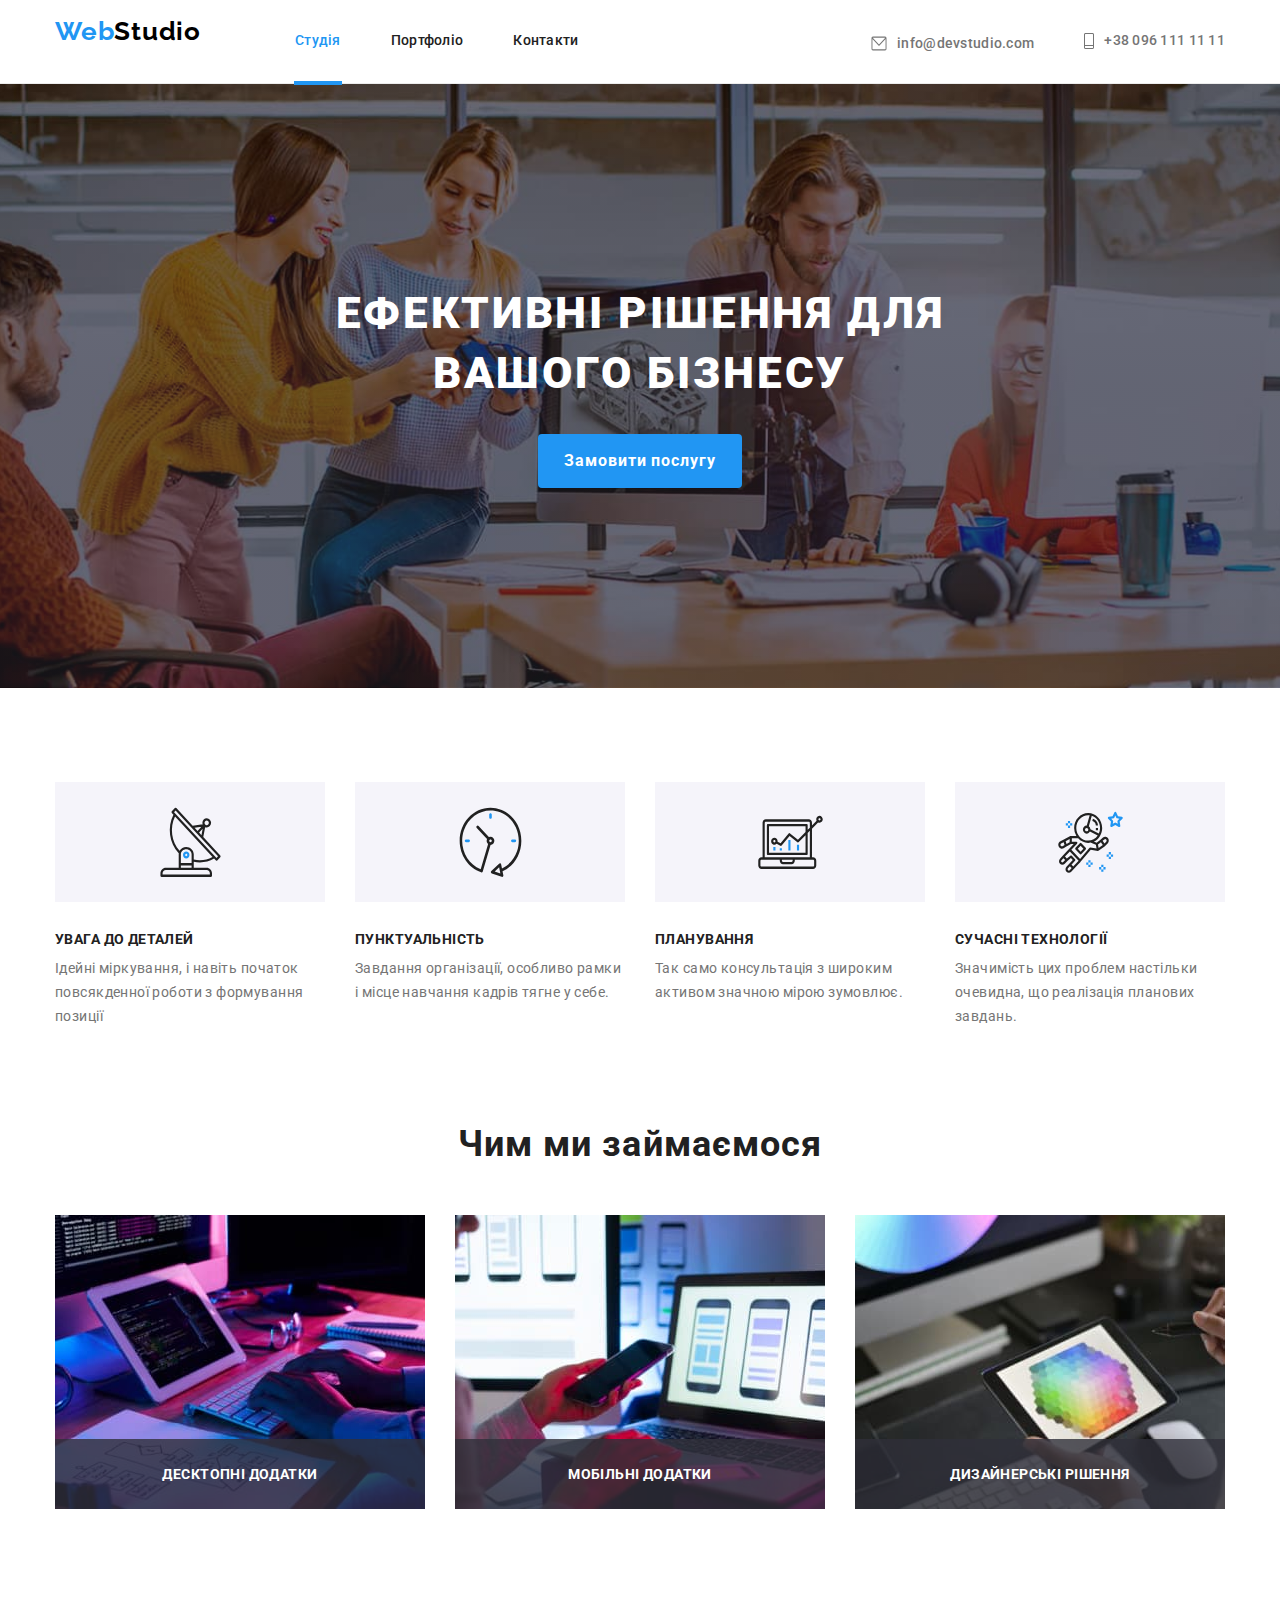
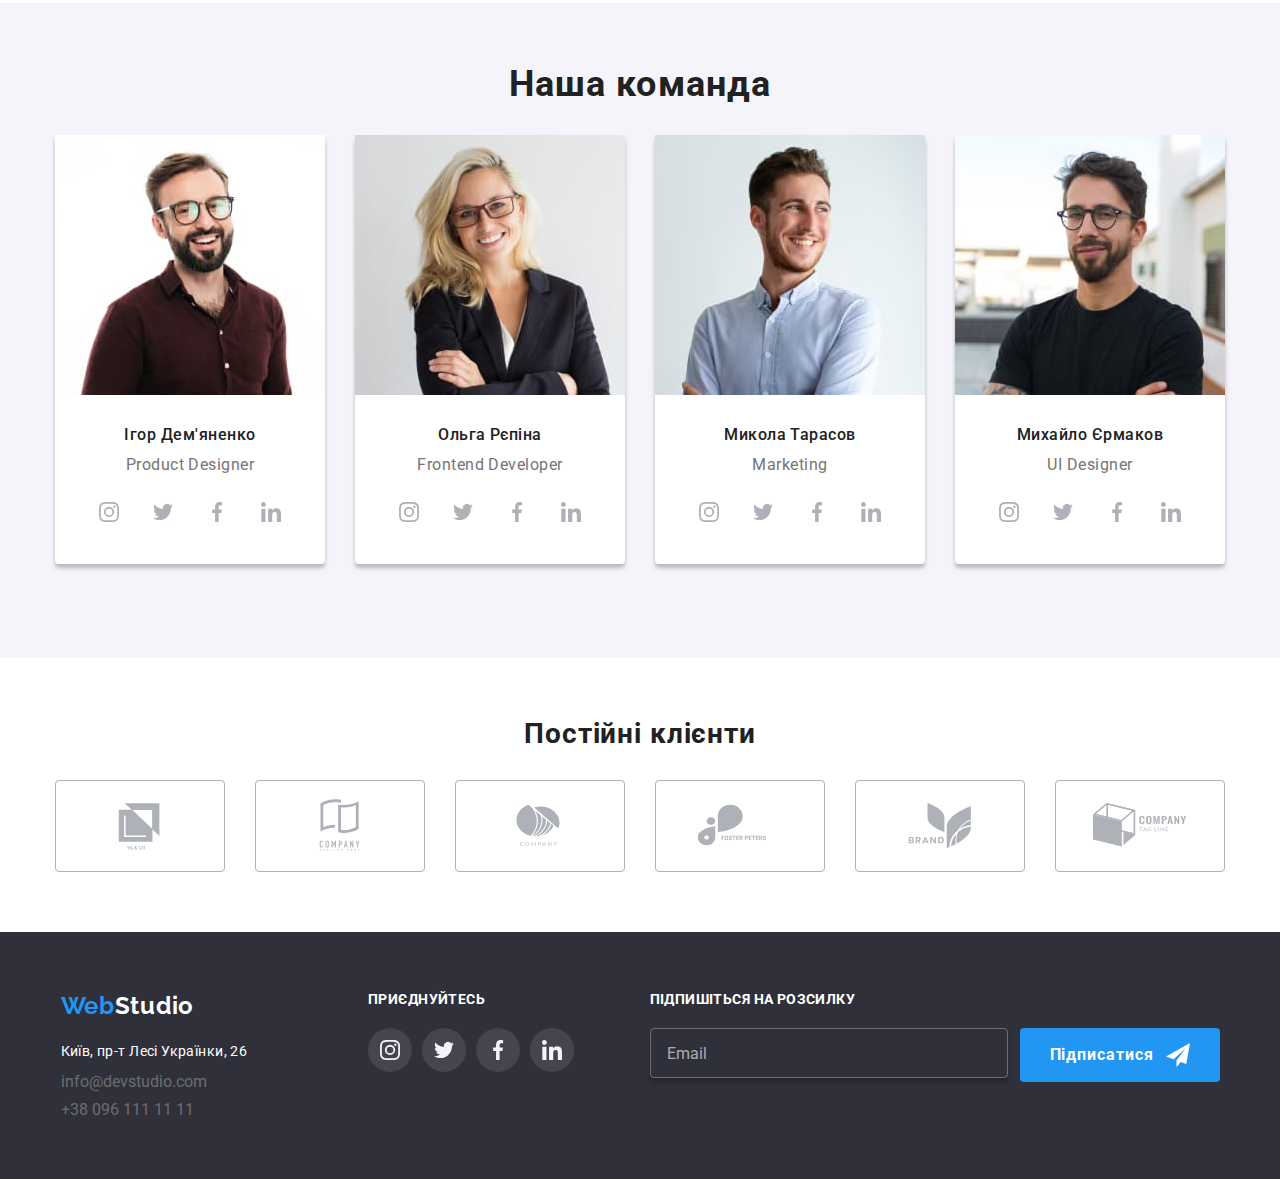
<file: index.html>
<!DOCTYPE html>
 <html lang="uk">
 <head>
    <meta charset="UTF-8">
    <meta http-equiv="X-UA-Compatible" content="IE=edge">
    <meta name="viewport" content="width=device-width, initial-scale=1.0">
    <title>Studio</title>
    <link rel="preconnect" href="https://fonts.googleapis.com">
   <link rel="preconnect" href="https://fonts.gstatic.com" crossorigin>
   <link
      href="https://fonts.googleapis.com/css2?family=Oleo+Script&family=Raleway:wght@700&family=Roboto:wght@400;500;700;900&display=swap"
      rel="stylesheet">
        <!-- <link rel="stylesheet" href="https://cdnjs.cloudflare.com/ajax/libs/modern-normalize/1.1.0/modern-normalize.min.css">  -->
 <!-- <link rel="stylesheet" href="./css/style.css">   -->

<link rel="stylesheet" href="./css/main.min.css">  
</head>
   
   <body>
          <!-- Header -->
                        
  <header class="header">
         <div class="container header-page">
         
       

         <a href="index.html" class="logo">
        <span class="logo__logo-web">Web</span><span class="logo__logo-studio">Studio</span></a>
       
        

         <button type="button" class="menu-tuggle js-open-menu" 
         aria-expanded="false"
         aria-controls="mobile-menu">
            <svg width="40" height="40"
             aria-label="перемикач мобільного меню">
        <use class="icon-burg" width="40" height="40" href="./images/icon11.svg#icon-menu_burg"></use>
        
            </svg>
         </button> 
    <nav class="navigation list">
    
     <ul class="navigation__list list">

   <li class="navigation__item"><a href="./index.html" class="navigation__link current">Студія</a></li>
   <li class="navigation__item"><a href="./portfolio.html" class="navigation__link">Портфоліо</a></li>
   <li class="navigation__item"><a href="" class="navigation__link">Контакти</a></li>
   </ul>
           </nav>
    
        <ul class="contakt list">
         <li class="contakt__item">
            <a href="mailto:info@devstudio.com" 
            class="contakt__authinfo link">
            <svg  class="contakt__header-icon" width="16" height="15">
               <use href="./images/icon.svg#icon-envelope-icon"></use>
            </svg>
            info@devstudio.com</a>                
                           
         </li>
         <li class="contakt__item">
            <a href="tel:+380961111111" class="contakt__authinfo link">
               <svg width="10" height="20" class="contakt__header-icon">
                  <use href="./images/icon.svg#icon-Vector"></use>
               </svg>
               +38 096 111 11 11</a>
            </li>
      </ul>
      
    <div class="menu-container js-menu-container" id="mobile-menu">
   
      <div class="nav-mobile">

   <button type="button" class="menu-tuggle js-close-menu">
      <svg width="24" height="24" 
      aria-label="перемикач мобільного меню">
          
    <use class="icon-close" width="24" height="24"  href="./images/icon11.svg#icon-close-black-m"></use>
      </svg>
      </button> 
  

      <nav class="mobile-list">
         <ul class="menu-nav list">
         <li class="menu-item"><a href="./index.html" class="menu-item-link link current">Студія</a></li>
        <li class="menu-item"><a href="./portfolio.html" class="menu-item-link link">Портфоліо</a></li>
        <li class="menu-item"><a href="" class="menu-item-link link">Контакти</a></li>
        </ul>
        </nav>
<div class="menu-social" >
          <ul class="menu-contakt list" >
            <li class="menu-contakt-link">
       <a href="tel:+380961111111" class="contact-auth-tel link">+38 096 111 11 11</a>
                     </li>
                     <li class="menu-contakt-link">           
      <a href="mailto:info@devstudio.com" class="contakt-authinfo  link">
                 info@devstudio.com</a>
               </li>

        </ul>
     
     
     <ul class="menu-social-list list ">
      <li class="menu-net">
         <a href="#" class="net-link link">Instagram</a>
      </li>

     <li class="menu-net">
   <a href="#" class="net-link link">Twitter</a>
</li>

      <li class="menu-net ">
         <a href="#" class="net-link link">Facebook</a>
      </li>
      <li class="menu-net">
         <a href="#" class="net-link link">Linkedin</a>
      </li>

      </ul>
    </div> 
      
   </div>

             </div>
    </div>
 
   
           </header>   
        
   <main>
                         <!-- Hero -->
    

                    
 <section class="hero">
         

        <div class="container hero__demo">
         
               <h1 class="hero__title-hero">Ефективні рішення для вашого бізнесу</h1>
          <button type="button" class="primary-button" data-modal-open>Замовити послугу</button>
    </div>
   </section>  

                       <!-- Feature -->
    
 <section class="specialty">
      <div class="container">
         <ul class="specialty__feature list">

         <li class="specialty__item"> 
            <div class="specialty__feature-icon"> 
            <svg class="specialty__icon" width="70" height="70">
               <use href="./images/icon.svg#icon-antenna-icon">

               </use>
             </svg></div> 
            <h2 class="specialty__feature-title">УВАГА ДО ДЕТАЛЕЙ</h2>
         <p class="specialty__feature-text">Ідейні міркування, і 
            навіть початок повсякденної роботи з формування 
            позиції</p>
                     
         </li>

         <li class="specialty__item">
            <div class="specialty__feature-icon">
            <svg class="specialty__icon" width="70" height="70">
               <use href="./images/icon.svg#icon-clock-icon">
            
               </use>
            </svg></div>
             <h2 class="specialty__feature-title">ПУНКТУАЛЬНІСТЬ</h2>
            <p class="specialty__feature-text">Завдання організації, особливо рамки 
               і місце навчання кадрів тягне у себе.</p>
         </li>

         <li class="specialty__item">
         <div class="specialty__feature-icon">
         <svg class="specialty__icon" width="70" height="70">
            <use href="./images/icon.svg#icon-diagram-icon">
         
            </use>
         </svg></div>
            <h2 class="specialty__feature-title">ПЛАНУВАННЯ</h2>
               <p class="specialty__feature-text" >Так само консультація з широким
                   активом значною мірою зумовлює.</p>
         </li>

         <li class="specialty__item">
            <div class="specialty__feature-icon">
            <svg class="specialty__icon" width="70" height="70">
               <use href="./images/icon.svg#icon-astronaut-icon">
            
               </use>
            </svg> </div>
            <h2 class="specialty__feature-title">СУЧАСНІ ТЕХНОЛОГІЇ</h2>
               <p class="specialty__feature-text">Значимість цих проблем настільки
                   очевидна, що реалізація планових 
                   завдань.</p>
         </li>
      </ul>
   </div>
   </section> 

                     <!-- Business -->
    
      <section class="job">
      <div class="container">
      <h2 class="job__pre-title">Чим ми займаємося</h2>
   <ul class="job__business list">
      <li class="job__item"> 
<picture>
         <source srcset="./images/img1x1.jpg 1x,
         ./images/img2x1.jpg 2x"
         media="(min-width:1200px)">
         <img src="./images/boxone1.jpg" width="370" alt="работа на компьютере ">
      
      </picture>
                     <p class="lable-text">Десктопні додатки</p>
                                                                                                                                                                                       

      </li>

      <li class="job__item">
         <picture>
         <source srcset="./images/img1x2.jpg 1x,
         ./images/img2x2.jpg 2x"
         media="(min-width:1200px)">
         <img src="./images/boxsecond1.jpg"  width="370" alt="использование мобильного телефона">
      </picture>
         <p class="lable-text">Мобільні додатки</p>
      

      </li>

      <li class="job__item">
         <picture>
         <source srcset="./images/img1x3.jpg 1x,
         ./images/img2x3.jpg 2x"
         media="(min-width:1200px)">

       <img src="./images/boxthird1.jpg"  width="370" alt="работа на планшете"> 
        </picture>
            <p class="lable-text">Дизайнерські рішення</p>
         
      </li>
   </ul>
   </div>
   </section>  

    <!--Team -->

    <section class="team"> 
      <div class="container">
      <h2 class="team__pre-title">Наша команда</h2>
      <ul class="team__team-list list">

        <li class="team__card">
         
               <picture>

                  <source srcset="./images/onedesk1x.jpg 1x,
                         ./images/onedesk2x.jpg 2x"
                           media="(min-width:1200px)">
                  <source srcset="./images/onetab1x.jpg 1x,
                          ./images/onetab2x.jpg 2x"
                            media="(min-width:768px)">
                  <source srcset="./images/onemob1x.jpg 1x,
                  ./images/onemob2x.jpg 2x"
                         media="(min-width:480px)">
                   
                         <img 
                          srcset="./images/img11x.jpg 1x, 
                          ./images/img12x.jpg 2x"
                       src="./images/imgone1.jpg" width="270" alt="фотография мужчины">

                     </picture>

            <div class="team__card-team">
                     <h3 class="team__team-title">Ігор Дем'яненко</h3>
            <p class="team__team-text">Product Designer</p>

            <ul class="team__action-social list">
         <li class="team__social-list">
               <a href="#" class="team__social-item link">

                  <svg  class="team__social-item-icon" width="20" height="20">
                     <use href="./images/icon.svg#icon-instagram-icon"></use>
                  </svg>
               </a>
                  </li>
           <li class="team__social-list">
                     <a href="#" class="team__social-item link">
                        <svg  class="team__social-item-icon" width="20" height="20">
                           <use  href="./images/icon.svg#icon-twitter-icon"></use> 
                        </svg>
                     </a>
                        </li>
       <li class="team__social-list">
                           <a href="#" class="team__social-item link">
                              <svg class="team__social-item-icon" width="20" height="20">
                                 <use  href="./images/icon.svg#icon-facebook-icon"></use> 
                              </svg>

                           </a>
                              </li>
         <li class="team__social-list">
                                 <a href="#" class="team__social-item link">
                                    <svg   class="team__social-item-icon" width="20" height="20">
                                       <use  href="./images/icon.svg#icon-linkedin-icon"></use> 
                                    </svg>

                                 </a>
                                    </li>                                   
             
             </ul>
         </div>
                 </li>

        <li class="team__card">

                  <picture>
                     <source media="(min-width:1200px)"
                     srcset="./images/twodesk1x.jpg 1x,
                                             ./images/twodesk2x.jpg 2x">
                     <source 
                     media="(min-width:768px)"
                     srcset="./images/twotab1x.jpg 1x,
                                             ./images/twotab2x.jpg 2x" >
                     <source 
                     media="(min-width:480px)"
                     srcset="./images/img2mobl1x.jpg 1x,
                                            ./images/img2mobl2x.jpg 2x" >
                                     
            <img 

              srcset="./images/img21x.jpg 1x, 
                 ./images/img22x.jpg 2x"       
                     
                     src="./images/imgsecond1.jpg" width="270" alt="фото женцины">
             </picture>

                     <div class="team__card-team">
                     <h3 class="team__team-title">Ольга Рєпіна</h3>
            <p class="team__team-text">Frontend Developer</p>
            <ul class="team__action-social list">
               <li class="team__social-list">
                  <a href="#" class="team__social-item link">
                     <svg  class="team__social-item-icon"  width="20" height="20">
                        <use href="./images/icon.svg#icon-instagram-icon"></use>
                     </svg>
                  </a>
                     </li>
              <li class="team__social-list">
                        <a href="#" class="team__social-item link">
                           <svg  class="team__social-item-icon"  width="20" height="20">
                              <use  href="./images/icon.svg#icon-twitter-icon"></use> 
                           </svg>
                        </a>
                           </li>
          <li class="team__social-list">
                              <a href="#" class="team__social-item link">
                                 <svg   class="team__social-item-icon" width="20" height="20">
                                    <use  href="./images/icon.svg#icon-facebook-icon"></use> 
                                 </svg>
                              </a>
                                 </li>
            <li class="team__social-list">
                                    <a href="#" class="team__social-item link">
                                       <svg  class="team__social-item-icon" width="20" height="20">
                                          <use  href="./images/icon.svg#icon-linkedin-icon"></use> 
                                       </svg>
                                    </a>
                                       </li>                   
               
            </ul>
                 </div></li>

        <li class="team__card">
   <picture>
   <source srcset="./images/threedesk1x.jpg 1x,
   
                                             ./images/threedesk2x.jpg 2x" media="(min-width:1200px)">
   <source srcset="./images/threetab1x.jpg 1x,
                                             ./images/threetab2x.jpg 2x" media="(min-width:768px)">
   <source srcset="./images/img31xmobl.jpg 1x,
                                             ./images/img32xmobl.jpg 2x" media="(min-width:480px)">

                      <img 
               srcset="./images/img31x.jpg 1x, 
          ./images/img32x.jpg 2x"               
                      
                      
                      src="./images/imgthird1.jpg" width="270" alt="фото мужчины"> 
   </picture>

                      <div class="team__card-team">
                      <h3 class="team__team-title">Микола Тарасов</h3>
            <p class="team__team-text" >Marketing</p>
<ul class="team__action-social list">
           <li class="team__social-list">
      <a href="#" class="team__social-item link">
         <svg class="team__social-item-icon" width="20" height="20">
            <use href="./images/icon.svg#icon-instagram-icon"></use>
         </svg>
      </a>
         </li>
         <li class="team__social-list">
            <a href="#" class="team__social-item link">
               <svg  class="team__social-item-icon" width="20" height="20" >
                  <use  href="./images/icon.svg#icon-twitter-icon"></use> 
               </svg>
            </a>
               </li>
        <li class="team__social-list">
                  <a href="#" class="team__social-item link">
                     <svg   class="team__social-item-icon" width="20" height="20" >
                        <use  href="./images/icon.svg#icon-facebook-icon"></use> 
                     </svg>
                  </a>
                     </li>
          <li class="team__social-list">
                        <a href="#" class="team__social-item link">
                           <svg   class="team__social-item-icon" width="20" height="20">
                              <use  href="./images/icon.svg#icon-linkedin-icon"></use> 
                           </svg>
                           
                        </a>
                           </li> 
                           
                           
</ul>
                  </div></li>

         <li class="team__card">

            <picture>
               <source 
                srcset="./images/fourdesk1x.jpg 1x, 
               ./images/fourdesk2x.jpg 2x"  media="(min-width:1200px)">

               <source 
                srcset="./images/fourtab1x.jpg 1x,
                ./images/fourtab2x.jpg 2x"   media="(min-width:768px)">

               <source 
                srcset="./images/fourmob1x.jpg 1x, 
               ./images/fourmob2x.jpg 2x"    media="(min-width:480px)">
                      
               
               <img 
                  srcset="./images/img41x.jpg 1x, 
          ./images/img42x.jpg 2x"                    
                       
                       
                       src="./images/imgfourth1.jpg" width="270" alt="фото мужчины">

                       </picture>
             
                       <div class="team__card-team">
                       <h3 class="team__team-title">Михайло Єрмаков</h3>
             <p class="team__team-text">UI Designer</p> 
             <ul class="team__action-social list">
               <li class="team__social-list">
                  <a href="#" class="team__social-item link">
                     <svg class="team__social-item-icon" width="20" height="20" >
                        <use href="./images/icon.svg#icon-instagram-icon"></use>
                     </svg>
                  </a>
                     </li>
              <li class="team__social-list">
                        <a href="#" class="team__social-item link">
                           <svg  class="team__social-item-icon"  width="20" height="20">
                              <use href="./images/icon.svg#icon-twitter-icon"></use> 
                           </svg>
                        </a>
                           </li>
          <li class="team__social-list">
                              <a href="#" class="team__social-item link">
                                 <svg   class="team__social-item-icon" width="20" height="20" >
                                    <use href="./images/icon.svg#icon-facebook-icon"></use> 
                                 </svg>
                                  </a>
                                 </li>
            <li class="team__social-list">
                                    <a href="#" class="team__social-item link">
                                       <svg   class="team__social-item-icon" width="20" height="20" >
                                          <use href="./images/icon.svg#icon-linkedin-icon"></use> 
                                       </svg>
                                    </a>
                                       </li>                   
             </ul>
            </div>
                            </li>
      </ul>
   </div>
   </section>  

        <!-- Clients -->


    <section class="customer">
                      <div class="container">
           <h2 class="customer__pre-title">Постійні клієнти</h2>
                    
            <ul class="customer__clients">

            <li class="customer__client-icon list">
               <a href="#" class="customer__client-logo link">
               <svg  class="customer__client-logo-icon" width="106" height="60">
                  <use href="./images/icon.svg#icon-oneLogo1"></use>
               </svg>
            </a>
            </li>

            <li class="customer__client-icon list">
               <a href="#" class="customer__client-logo link">
                  <svg class="customer__client-logo-icon" width="106" height="60">
                     <use href="./images/icon.svg#icon-twoLogo1"></use>
                  </svg>
               </a>

            </li>
            <li class="customer__client-icon list">
               <a href="#" class="customer__client-logo link">
                  <svg class="customer__client-logo-icon" width="106" height="60">
                     <use href="./images/icon.svg#icon-threeLogo1"></use>
                  </svg>

               </a>

            </li>
            <li class="customer__client-icon list">
               <a href="#" class="customer__client-logo link">
                  <svg class="customer__client-logo-icon" width="106" height="60">
                     <use href="./images/icon.svg#icon-fourLogo1">

                     </use>
                  </svg>
               </a>

            </li>
            <li class="customer__client-icon list">
               <a href="#" class="customer__client-logo link">
                  <svg class="customer__client-logo-icon" width="106" height="60">
                     <use href="./images/icon.svg#icon-fiveLogo1">

                     </use>
                  </svg>
               </a>

            </li>
            <li class="customer__client-icon list">
               <a href="#" class="customer__client-logo link">
                  <svg class="customer__client-logo-icon" width="106" height="60">
                     <use href="./images/icon.svg#icon-sixLogo1">

                     </use>
                  </svg>
                       </a>

            </li>
         </ul>
</div>
</section> 

            </main>
         
  <!-- Footer  -->

<footer class="footer">
   <div class="container">
      
   <div class="address">
      <a href="./index.html" class="address__logo"><span class="address__logo-web">Web</span><span class="address__logo-footer">Studio</span>
   </a>
   <address class="address__box">
      <ul class="address__list list">
      <li>
         <a href="address" class="address__link link">Київ, пр-т Лесі Українки, 26</a>
      </li>
      <li><a href="mailto:info@devstudio.com" class="address__info link">info@devstudio.com</a>
      </li>
      <li><a href="tel:+380961111111" class="address__info link">+38 096 111 11 11</a>
      </li>
   </ul>
   </address>
   
   </div>
   <div class="public">
      <p class="public__footer-text">приєднуйтесь</p>
         <ul class="public__action list">
                     <li class="public__social-list">
            <a href="#" class="public__object link">
               <svg width="20" height="20" class="public__social-icon">
                  <use href="./images/icon.svg#icon-instagram-icon"></use>
               </svg>
            </a>
               </li>
        <li class="public__social-list">
                  <a href="#" class="public__object  link">
                     <svg width="20" height="20" class="public__social-icon">
                        <use  href="./images/icon.svg#icon-twitter-icon"></use> 
                     </svg>
                  </a>
                     </li>
    <li class="public__social-list">
                        <a href="#" class="public__object link">
                           <svg  width="20" height="20" class="public__social-icon">
                              <use  href="./images/icon.svg#icon-facebook-icon"></use> 
                           </svg>
                            </a>
                           </li>
      <li class="public__social-list">
                              <a href="#" class="public__object link">
                                 <svg  width="20" height="20" class="public__social-icon">
                                    <use  href="./images/icon.svg#icon-linkedin-icon"></use> 
                                 </svg>
                              </a>
                                 </li>                
       </ul>


   </div>
   
      <div class="subscribe">
       <p class="subscribe__footer-text">Підпишіться на розсилку</p>
       <form  class="subscribe__search-form">
      <input type="email" name="footer-email" id="footer-email" class="subscribe__footer-input" placeholder="Email">
        <button type="submit" class="primary-button">Підписатися
      <svg class="sub-button" width="24" height="24">
      <use href="./images/images/icon1.svg#icon-icon-sending"></use></svg>
        </button>
</form>
</div>
   </div>

   </footer>  

   <div class="backdrop is-hidden" data-modal>
         <div class="modal">
            <p class="mailing-title">Залиште свої дані, ми вам передзвонимо</p>
                          
            <form class="mailing-list">

            <div class="mailing-modal">
            <label for="name" class="mailing-text">Ім'я</label>
            <div class="icon-input">
            <input type="text" 
             name="name" 
             class="mailing-input"
             id="name" required>
            <svg class="icon-form" width="18" height="18" >
            <use href="./images/images/icon1.svg#icon-person-black-1"></use>
                 
               </svg></div>
               </div>

               <div class="mailing-modal">

               <label for="phone" class="mailing-text">Телефон</label>
               <div class="icon-input">
                <input type="tel" 
                name="phone"   
                class="mailing-input"
                id="phone" required>
                <svg class="icon-form" width="18" height="18">
                <use href="./images/icon1.svg#icon-phone-black-18dp-1"></use>
                </svg></div>
                </div>

               <div class="mailing-modal">
                             
               <label for="email" class="mailing-text">Пошта</label>
               <div class="icon-input">
                <input type="email"
                 name="email"
                 class="mailing-input"
                 id="email" required>
               <svg class="icon-form" width="18" height="18">
                  <use href="./images/icon1.svg#icon-email-black-18dp-1"></use>
               </svg></div>
               </div>
            
            <div class="mailing-modal">
            <label for="comment" class="mailing-text" >Коментар</label>
            <textarea name="comment" 
            class="mailing-comment"
            id="comment" 
            rows="10"
            placeholder="Введіть текст"></textarea>
            </div>
            
            <input type="checkbox"
             class="checkbox-policy visually-hidden" 
            name="policy" id="policy">
            <label for="policy" class="check-policy">
               <span class="check-policy-box">
                  <svg class="icon-form" width="11" height="8">
                     <use href="./images/icon1.svg#icon-checking"></use>
                  </svg>
               </span> Погоджуюся з розсилкою та приймаю <a href="/http:" target="_blank" class="mailing-agreement">Умови договору</a>
               </label>
             <button type="submit" class="primary-button">Відправити</button>
                        
            
           
            </form>       

            
            <button type="button" class="modal-close" data-modal-close>
               <svg class="modal-close-back" width="18" height="18">
                  <use href="./images/icon1.svg#icon-close-black"></use>
               </svg>
            </button>
         </div>
   </div>
 <script src="./js/modal.js"></script> 
 <script src="./js/mobile-menu.js"></script>

   </body>
   

  
 </html>
</file>
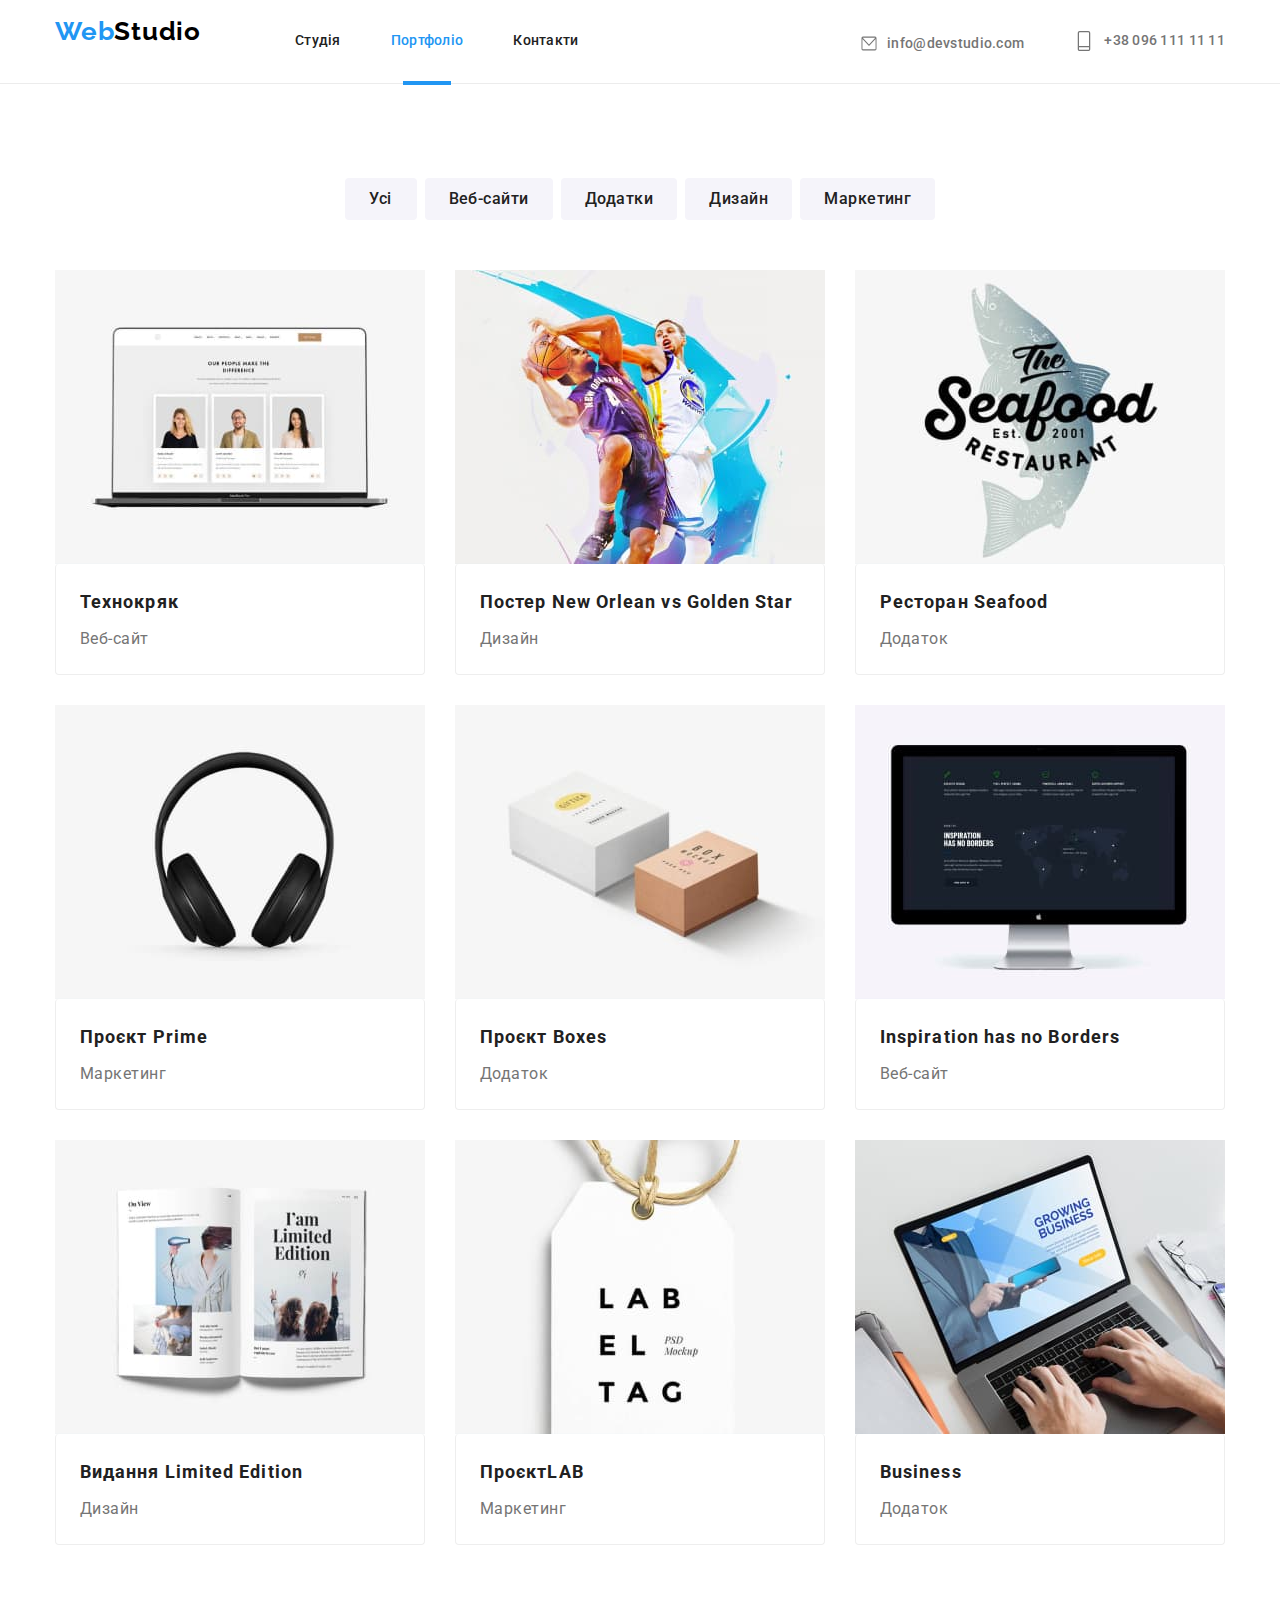
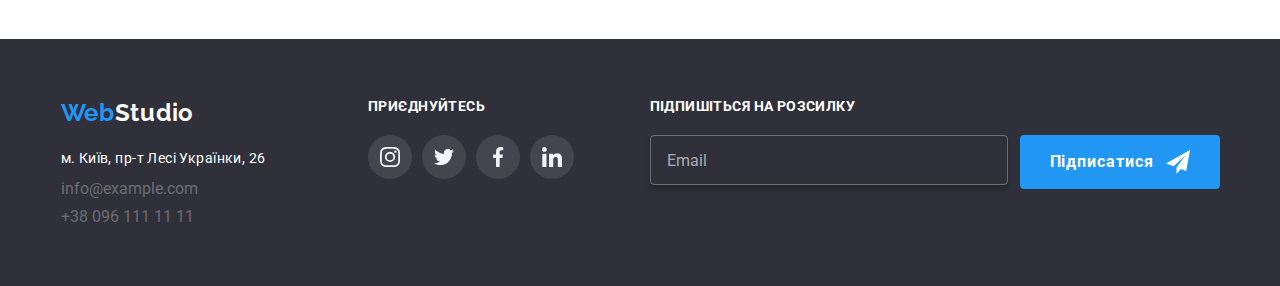
<file: portfolio.html>
<!DOCTYPE html>
<html lang="uk">
<head>
    <meta charset="UTF-8">
    <meta http-equiv="X-UA-Compatible" content="IE=edge">
    <meta name="viewport" content="width=device-width, initial-scale=1.0">
    <title>Portfolio</title>
    <link rel="preconnect" href="https://fonts.googleapis.com">
<link rel="preconnect" href="https://fonts.gstatic.com" crossorigin>
<link
    href="https://fonts.googleapis.com/css2?family=Oleo+Script&family=Raleway:wght@700&family=Roboto:wght@400;500;700&display=swap"
    rel="stylesheet">
<!-- <link rel="stylesheet" href="https://cdnjs.cloudflare.com/ajax/libs/modern-normalize/1.1.0/modern-normalize.min.css">
<link rel="stylesheet" href="./css/style.css">  -->
 <link rel="stylesheet" href="./css/main.min.css"> 

</head>
<body class="page">
                   <!-- Header -->
     
    <header class="header">
       <div class="container header-page">

       

         <a href="./index.html" class="logo">
         <span class="logo__logo-web">Web</span><span class="logo__logo-studio">Studio</span></a>
        
         <button type="button" class="menu-tuggle js-open-menu"
          aria-expanded="false" 
          aria-controls="mobile-menu">
            <svg width="40" height="40" aria-label="перемикач мобільного меню">
              <use class="icon-burg" width="40" height="40"
               href="./images/icon11.svg#icon-menu_burg"></use>
          
            </svg>
          </button>

        <nav class="navigation list">
         <ul class="navigation__list list">
          
            <li class="navigation__item"><a href="./index.html" class="navigation__link">Студія</a></li>
            <li class="navigation__item"><a href="./portfolio.html" class="navigation__link current">Портфоліо</a></li>
            <li class="navigation__item"><a href="" class="navigation__link">Контакти</a></li>
                </ul>
       </nav>
        <ul class="contakt list">

        <li class="contakt__item">
          <a href="mailto:info@devstudio.com" class="contakt__authinfo link">
           <svg  class="contakt__header-icon" width="16" height="15">
               <use href="./images/icon.svg#icon-envelope-icon"></use>
                             
            </svg> info@devstudio.com</a>
          </li>

        <li class="contakt__item">
          <a href="tel+380961111111" class="contakt__authinfo link">
          <svg  class="contakt__header-icon" width="20" height="20">
            <use href="./images/icon.svg#icon-Vector"></use>
          </svg> +38 096 111 11 11</a>
        </li>
         </ul>

            <div class="menu-container js-menu-container" id="mobile-menu">
            
              <div class="nav-mobile">
            
                <button type="button" class="menu-tuggle js-close-menu">
                  <svg width="24" height="24" aria-label="перемикач мобільного меню">
            
                    <use class="icon-close" width="24" height="24" href="./images/icon11.svg#icon-close-black-m"></use>
                  </svg>
                </button>
            
            
                <nav class="mobile-list">
                  <ul class="menu-nav list">
                    <li class="menu-item"><a href="./index.html" class="menu-item-link link">Студія</a></li>
                    <li class="menu-item"><a href="./portfolio.html" class="menu-item-link link current">Портфоліо</a></li>
                    <li class="menu-item"><a href="" class="menu-item-link link">Контакти</a></li>
                  </ul>
                </nav>
                <div class="menu-social">
                  <ul class="menu-contakt list">
                    <li class="menu-contakt-link">
                      <a href="tel:+380961111111" class="contact-auth-tel link">+38 096 111 11 11</a>
                    </li>
                    <li class="menu-contakt-link">
                      <a href="mailto:info@devstudio.com" class="contakt-authinfo  link">
                        info@devstudio.com</a>
                    </li>
            
                  </ul>
            
            
                  <ul class="menu-social-list list ">
                    <li class="menu-net">
                      <a href="#" class="net-link link">Instagram</a>
                    </li>
            
                    <li class="menu-net">
                      <a href="#" class="net-link link">Twitter</a>
                    </li>
            
                    <li class="menu-net ">
                      <a href="#" class="net-link link">Facebook</a>
                    </li>
                    <li class="menu-net">
                      <a href="#" class="net-link link">Linkedin</a>
                    </li>
            
                  </ul>
                </div>
            
              </div>
            
            </div>
             </div>
    </header>
   
     
    <main>
      

                             <!-- portfolio -->
    
                             
     <section class="section-portfolio">
      <div class="container portfolio">
      
     <h2 class="visually-hidden">portfolio</h2>

                             <!-- filters -->
        <div class="filter-button">                    
         <ul class="filter list">
         <li class="filter__item"><button type="button" class="button">Усі</button>
         </li>

         <li class="filter__item"><button type="button" class="button">Веб-сайти</button>
         </li>

         <li class="filter__item"><button type="button" class="button">Додатки</button>
         </li>

         <li class="filter__item"><button type="button" class="button">Дизайн</button>
         </li>

         <li class="filter__item"><button type="button" class="button">Маркетинг</button>
         </li>

         </ul>
                 </div> 
             
                      <!-- project1 -->
<ul class="project list">
   
            <li class="project__item">
               
                 <a href="" class="project__facility link"> 
               
              <div class="project__overlay"> 
             
                <picture>
                  <source srcset="./images/imgdesk_1x1.jpg 1x,
                  ./images/imgdesk_2x1.jpg 2x" 
                  media="(min-width:1200px)">

                  <source srcset="./images/imgtab_1x1.jpg 1x,
                  ./images/imgtab_2x1.jpg 2x" 
                  media="(min-width:768px)">

                  <source srcset="./images/imgmob_1x.jpg 1x,
                  ./images/img01mob_2x.jpg 2x" 
                  media="(min-width:480px)">

                  <img src="./images/img01.jpg" width="370" alt="два фото з жінками і одне фото з чоловіком">  
               
               </picture>        
                     

            <p class="project__overtext">Ресурс пропонує комплексні пропозиції 
              з різним рівнем функціоналу та сервісів.
              Все це дозволить відвідувачу отримати
              вичерпні відомості 
              про компанію чи приватну особу.</p>
            </div>
                         
             <div class="project__card">
             <h3 class="project__title">Технокряк</h3>
             <p class="project__text">Веб-сайт</p>
             </div>
          </a>               
            
    </li>
             
                         <!-- project2 -->
                
   <li class="project__item"> 
            
               <a href="" class="project__facility link">
                  <div class="project__overlay">
                    <picture>
                      <source srcset="./images/imgdesk_1x2.jpg 1x,
                      ./images/imgdesk_2x2.jpg 2x" 
                      media="(min-width:1200px)">
                      <source srcset="./images/imgtab_1x2.jpg 1x,
                      ./images/imgtab_2x2.jpg 2x" 
                      media="(min-width:768px)">
                      <source srcset="./images/imgmob_1x2.jpg 1x,
                      ./images/img2mob_2x.jpg 2x" 
                      media="(min-width:480px)">


                       
                    <img src="./images/img11.jpg" width="370" alt="два чоловіка з м'ячем">
                 
                  </picture>        
    
              
             <p class="project__overtext" >Ресурс пропонує комплексні пропозиції з різним рівнем функціоналу та сервісів.
            Все це дозволить відвідувачу отримати
       вичерпні відомості про компанію чи приватну особу.</p></div>
             
             <div class="project__card">
             <h3 class="project__title">Постер<span lang="en"> New Orlean vs Golden Star</span>
            </h3>

             <p class="project__text">Дизайн</p>

            </div></a>
          
    </li>
             
                          <!-- project3 -->
                
   <li class="project__item">
                  
                  <a href="" class="project__facility link">
                                 
                <div class="project__overlay">
                  <picture>
                    <source srcset="./images/imgdesk_1x3.jpg 1x,
                   ./images/imgdesk_2x3.jpg 2x" 
                    media="(min-width:1200px)"> 

                    <source srcset="./images/imgtab_1x3.jpg 1x,
                    ./images/imgtab_2x3.jpg 2x" 
                    media="(min-width:768px)">

                    <source srcset="./images/imgmob_1x3.jpg 1x,
                    ./images/img3mob_2x.jpg 2x" 
                    media="(min-width:480px)"> 

                    
                 <img src="./images/img21.jpg" width="370" alt="назва ресторану ">
                 </picture>        
  

                 

                <p class="project__overtext" >Ресурс пропонує комплексні пропозиції з різним рівнем функціоналу та сервісів.
                  Все це дозволить відвідувачу отримати
                  вичерпні відомості про компанію чи приватну особу.</p></div>
                 
                 <div class="project__card">
                <h3 class="project__title">Ресторан <span lang="en">Seafood</span>
                </h3>
                <p class="project__text">Додаток</p>
               </div></a>
           
   </li>
             
                         <!-- project4 -->

   <li class="project__item">
                  
                  <a href="" class="project__facility link">
                  
                  <div class="project__overlay">
                    <picture>
                      <source srcset="./images/imgdesk_1x4.jpg 1x,
                      ./images/imgdesk_2x4.jpg 2x"
                      media="(min-width:1200px)">
                      <source srcset="./images/imgtab_1x4.jpg 1x,
                      ./images/imgtab_2x4.jpg 2x"
                      media="(min-width:768px)">

                      <source srcset="./images/imgmob_1x4.jpg 1x,
                      ./images/img4mob_2x.jpg 2x"
                      media="(min-width:480px)">

                      
                   <img src="./images/img31.jpg" width="370" alt="навушники">
                   </picture>        
    


                   

                  <p class="project__overtext">Ресурс пропонує комплексні пропозиції з різним рівнем функціоналу та сервісів.
                    Все це дозволить відвідувачу отримати
                    вичерпні відомості про компанію чи приватну особу.</p></div>
                  
                  <div class="project__card">
                <h3 class="project__title">Проєкт<span lang="en"> Prime</span>
                </h3>
                <p class="project__text">Маркетинг</p>
              
              </div>
            
            
            </a>
              
            
    </li>
             
                        <!-- project5 -->

   <li class="project__item">
                  
                     
                  <a href="" class="project__facility link">  
                    
                <div class="project__overlay">
                  <picture>
                    <source srcset="./images/imgdesk_1x5.jpg 1x,
                    ./images/imgdesk_2x5.jpg 2x"
                    media="(min-width:1200px)">

                    <source srcset="./images/imgtab_1x5.jpg 1x,
                    ./images/imgtab_2x5.jpg 2x"
                    media="(min-width:768px)">

                    <source srcset="./images/imgmob_1x5.jpg 1x,
                    ./images/img5mob_2x.jpg 2x"
                    media="(min-width:480px)"> 
                
                   <img src="./images/img41.jpg" width="370" alt="лежать дві коробки">
                 </picture>        
  

              

                <p class="project__overtext">Ресурс пропонує комплексні пропозиції з різним рівнем функціоналу та сервісів.
                  Все це дозволить відвідувачу отримати
                  вичерпні відомості про компанію чи приватну особу.</p></div>
                    
                <div class="project__card">
             <h3 class="project__title">Проєкт <span lang="en">Boxes</span>
             </h3>
             <p class="project__text">Додаток</p>
            </div>
          
          </a>
         
   </li>
             
                      <!-- project6 -->

   <li class="project__item">
                  
                    
     <a href="" class="project__facility link"> 
      
        <div class="project__overlay">
          <picture>
            <source srcset="./images/imgdesk_1x6.jpg 1x,
            ./images/imgdesk_2x6.jpg 2x"
            media="(min-width:1200px)">

            <source srcset="./images/imgtab_1x6.jpg 1x,
            ./images/imgtab_2x6.jpg 2x"
            media="(min-width:768px)">

            <source srcset="./images/imgmob_1x6.jpg 1x,
            ./images/img6mob_2x.jpg 2x"
            media="(min-width:480px)">

        
          <img src="./images/img51.jpg" width="370" alt="монитор стоїть на поверхнї">
         </picture>        


           

            <p class="project__overtext">Ресурс пропонує комплексні пропозиції з різним рівнем функціоналу та сервісів.
              Все це дозволить відвідувачу отримати
              вичерпні відомості про компанію чи приватну особу.</p></div>
      
            <div class="project__card">
                <h3 class="project__title"><span lang="en">Inspiration has no Borders</span>
                </h3>
             <p class="project__text">Веб-сайт</p>
                       
            </div>
          </a>
          
         
   </li>
            
                       <!-- project7 -->

   <li class="project__item">
                  
                  
                  <a href="" class="project__facility link "> 
                    
                  <div class="project__overlay">
                    <picture>
                      <source srcset="./images/imgdesk_1x7.jpg 1x,
                      ./images/imgdesk_2x7.jpg 2x"
                      media="(min-width:1200px)">
                      <source srcset="./images/imgtab_1x7.jpg 1x,
                      ./images/imgtab_2x7.jpg 2x"
                      media="(min-width:768px)">    

                      <source srcset="./images/imgmob_1x7.jpg 1x,
                      ./images/img7mob_2x.jpg 2x"
                      media="(min-width:480px)">  


                     <img src="./images/img61.jpg" width="370" alt="відкритий журнал">

                   </picture>        
    


                
                  <p class="project__overtext">Ресурс пропонує комплексні пропозиції з різним рівнем функціоналу та сервісів.
                    Все це дозволить відвідувачу отримати
                    вичерпні відомості про компанію чи приватну особу.</p></div>
                   
                  <div class="project__card">
             <h3 class="project__title">Видання <span lang="en"> Limited Edition</span>
             </h3>
            <p class="project__text">Дизайн</p>
         </div>
        </a>
        
      
   </li>
              
                        <!-- project8 -->

   <li class="project__item">
                  
                 
                  <a href="" class="project__facility link ">
               
                  <div class="project__overlay">
                    <picture>
                      <source srcset="./images/imgdesk_1x8.jpg 1x,
                     ./images/imgdesk_2x8.jpg 2x"
                      media="(min-width:1200px)">

                      <source srcset="./images/imgtab_1x8.jpg 1x,
                      ./images/imgtabl_2x8.jpg 2x"
                      media="(min-width:768px)">

                      <source srcset="./images/imgmob_1x8.jpg 1x,
                      ./images/img8mob_2x.jpg 2x"
                      media="(min-width:480px)">
 


                 
                      <img src="./images/img71.jpg"  width="370" alt="етикетка бренду">
                   </picture>        
    


               

                  <p class="project__overtext">Ресурс пропонує комплексні пропозиції з різним рівнем функціоналу та сервісів.
                    Все це дозволить відвідувачу отримати
                    вичерпні відомості про компанію чи приватну особу.</p></div>
               
                  <div class="project__card">
                  <h3 class="project__title">Проєкт<span lang="en">LAB</span>
            </h3>
             <p class="project__text">Маркетинг</p>
            </div>
          
          </a>
          
         
   </li>
             
                         <!-- project9 -->

   <li class="project__item">
                  
                 <a href="" class="project__facility  link">
                
                  <div class="project__overlay">
                    <picture>
                      <source srcset="./images/imgdesk_1x9.jpg 1x,
                      ./images/imgdesk_2x9.jpg 2x"
                      media="(min-width:1200px)">
                      <source srcset="./images/imgtab_1x9.jpg 1x,
                      ./images/imgtab_2x9.jpg 2x"
                      media="(min-width:768px)">

                      <source srcset="./images/imgmob_1x9.jpg 1x,
                      ./images/img9mob_2x.jpg 2x"
                      media="(min-width:480px)">   



                    <img src="./images/img81.jpg" width="370" alt="руки на клавіатурі ноутбука">
                   </picture>        
    


                 

                  <p class="project__overtext">Ресурс пропонує комплексні пропозиції з різним рівнем функціоналу та сервісів.
                    Все це дозволить відвідувачу отримати
                    вичерпні відомості про компанію чи приватну особу.</p></div>
                
                  <div class="project__card">
                  <h3 class="project__title"><span lang="en">Business</span>
            </h3>
             <p class="project__text">Додаток</p>
            
            </div>
          </a>
          
         
   </li>   
            </ul>
            </div>
 </section>
       
    </main>
   
                             <!-- Footer -->
   
    <footer class="footer">
      <div class="container">
        <div class="address">
     <a href="./index.html" class="address__logo"><span class="address__logo-web">Web</span><span class="address__logo-footer">Studio</span></a>
     
     <address class="address__box">
     <ul class="address__list list" >
     <li>
         <a href="address" class=" address__link link">м. Київ, пр-т Лесі Українки, 26</a>
    </li>
     <li>
          <a href="mailto:info@example.com" class="address__info link">info@example.com</a>
     </li>
        <li><a href="tel:+380961111111" class="address__info link">+38 096 111 11 11</a>
      </li>
     </ul>
     </address>
       </div>
  
        <div class="public">
           <p class="public__footer-text">приєднуйтесь</p>
         <ul class="public__action list">
    <li class="public__social-list">
      <a href="#" class="public__object link">
        <svg  class="public__social-icon" width="20" height="20">
          <use href="./images/icon.svg#icon-instagram-icon"></use>
        </svg>
      </a>
    </li>
    <li class="public__social-list">
      <a href="#" class="public__object  link">
        <svg  class="public__social-icon" width="20" height="20">
          <use href="./images/icon.svg#icon-twitter-icon"></use>
        </svg>
      </a>
    </li>
    <li class="public__social-list">
      <a href="#" class="public__object link">
        <svg  class="public__social-icon" width="20" height="20">
          <use href="./images/icon.svg#icon-facebook-icon"></use>
        </svg>
      </a>
    </li>
    <li class="public__social-list">
      <a href="#" class="public__object link">
        <svg  class="public__social-icon" width="20" height="20">
          <use href="./images/icon.svg#icon-linkedin-icon"></use>
        </svg>
      </a>
    </li>
         </ul> </div>
          <div class="subscribe">
            <p class="subscribe__footer-text">Підпишіться на розсилку</p>
            <form class="subscribe__search-form">
              <input type="email" name="footer-email" id="footer-email" class="subscribe__footer-input" placeholder="Email">
              <button type="submit" class="primary-button">Підписатися
                <svg class="primary-button__sub-button primary-button__sub-button" width="24" height="24">
                  <use href="./images/images/icon1.svg#icon-icon-sending"></use>
                </svg>
              </button>
            </form>
          </div>
</div>
</footer>
  <script src="./js/mobile-menu.js"></script>
 
</body>
</html>


<!-- <ul class="project-list list">

  <li class="item">

    <a href="" class="link">

      <div class="project-overlay">
        <img src="./images/img01.jpg" width="370" alt="два фото з жінками і одне фото з чоловіком">

        <p class="over-text">Ресурс пропонує комплексні пропозиції
          з різним рівнем функціоналу та сервісів.
          Все це дозволить відвідувачу отримати
          вичерпні відомості
          про компанію чи приватну особу.</p>
      </div>

      <div class="card-text">
        <h3 class="project-title">Технокряк</h3>
        <p class="project-text">Веб-сайт</p>
      </div>
    </a>

  </li> -->
</file>
<file: css/style.css>
:root{
    --common-gap: 94px;
    --title-color: #212121;
    --text-color: #757575;
    --accent-color: #2196F3;
    --secondary-title-color: #000000;
    --primary-bg-color: #F5F5F5;
    --bg-color: #F5F4FA;
    --secondary-bg-color: #2F303A;
    --title-hero-color:   #FFFFFF;
    --shadow-color:rgba(0, 0, 0, 0.25);
    --timimg-bezer:cubic-bezier(0.4, 0, 0.2, 1);
}

body{
    box-sizing: border-box;
    color:var(--text-color);
    font-family: Roboto, sans-serif;
     /* background-color: var( --primary-bg-color);
      */
} 
/* колір основного тексту color: #212121; 
   колір другорядного тексту  color:#757575; 
   колір-акцент color:#2196F3
   білий color:#FFFFFF */

              /*  reset */
h1,
h2,
h3,
h4,
h5,
h6,
p,
ul
 {
    margin: 0px;
}
    
 ul {
    padding-left: 0px; 
} 

img {
    display: block;
    max-width: 100%;
     height: auto;
}
.visually-hidden{
    position: absolute;
    width: 1px;
    height: 1px;
    margin: -1px;
    border: 0;
    padding: 0;
    white-space: nowrap;
    clip-path: inset(100%);
    clip: rect(0 0 0 0);
    overflow: hidden;
      }
    
    .list{ 
        padding:0 ;
        margin: 0;
        list-style: none;
       
    }
    .link{
        text-decoration: none;
    }
  
    /*------------ Container-------------- */

.container{
    width: 1200px;
    padding-right:15px;
    padding-left:15px ;
    margin: 0 auto; 

   }
/*---------------- logo---------------- */
 .logo-web{
    color:var(--accent-color) ;
}
.logo-studio{
    color:var(--secondary-title-color) ;
}
.logo-footer{
    color: var(--title-hero-color);
}
.logo{
   
    font-family: 'Raleway',sans-serif;
    font-weight: 700;
    font-size: 26px;
    line-height: 1.19;
    letter-spacing: 0.03em;
    text-decoration: none;
  
}
 
/*--------------------Header---------------- */

 .header-page{
    display: flex;
}
.header-nav{
  display: flex;
 align-items: center;
         }

.page-header{

border-bottom:1px solid #ECECEC;

background-color:var(--title-hero-color);
}


.header-nav .link {
    
   color:var(--title-color);
   display: block;

   font-weight: 500;
   font-size: 14px;
   line-height: 1.14;
   letter-spacing: 0.02em;
   text-decoration: none ;

    transition-property: color; 
    transition-duration: 250ms;
    transition-timing-function: var(--timimg-bezer);

  }
 
.header-nav .link:hover, 
.header-nav .link:focus{
 color:var(--accent-color);

}  

/*--------------------- Navigation---------------- */
.nav{
display: flex;

margin-left:var(--common-gap);

color:var(--title-color);

  }
  
 .nav .item +.item{
  margin-left: 50px; 
 } 

 .nav .link{
    position: relative;
    padding: 32px 0;
    display: flex;
  
 }

.nav .link.current
{
    color: var(--accent-color);    
    }

.nav .link.current::after{
 content:'';
 position: absolute;
 top:100%;
 left: 50%;
 transform:translate(-50%);
 width:48px ;
 height:4px;
 background-color:var(--accent-color);  

}

.auth-nav{

    display: flex;
    align-items: center;
    margin-left:auto ;   
    
}
 .auth-nav .item {
    margin-left: 50px;
} 

/* .auth-nav .item+.item {
    margin-left: 50px;
} */

.auth-nav .link{
    padding: 32px 0;
}

    /* -------------------Address--------------- */

.header-icon{
    margin-right: 10px; 
    fill: currentColor;
}

.auth-tel{
    color:var(--text-color);
    font-weight: 500;
    font-size: 14px;
    line-height: 1.14;
    letter-spacing: 0.02em;

     transition-property: color;
      transition-duration: 250ms;
      transition-timing-function: var(--timimg-bezer); 
        }

.auth-info {
    display: flex;
    justify-content: space-between;
    align-items: center;
    color:var(--text-color) ;
    font-weight: 500;
    font-size: 14px;
    line-height: 1.14;
    letter-spacing: 0.02em;

        transition-property: color;
        transition-duration: 250ms;
        transition-timing-function: var(--timimg-bezer);

         
    }
   
.auth-info:hover,
.auth-info:focus{
 color:var(--accent-color); 
    
}
.address {
    font-style: normal;
    font-weight: 400;
} 

.address .link {     
        color:var(--title-hero-color) ;
        font-size: 14px;
        line-height: 1.71;
        letter-spacing: 0.03em;
        min-width: 231px;
            transition-property: color;
            transition-duration: 250ms;
            transition-timing-function: var(--timimg-bezer);
     
}
.address .link:hover,
.address .link:focus{
    color:var(--accent-color);
}
/*--------------------Hero------------*/

.section-hero{
    background-color: var(--secondary-bg-color);
    max-width: 1600px; 
    height: 600px;
    background-image: linear-gradient( 
        rgba(0, 0, 0, 0.2),
        rgba(47, 48, 58, 0.4), 
        rgba(47, 48, 58, 0.4) 
    ),
    url('../images/overlay1.jpg');

    background-repeat: no-repeat;
    background-size: cover;
    background-position: center;
    text-align: center;
    padding:200px 0 ;    
    }
    
.hero-title > .title-hero{
  
   margin: 0 auto 30px; 
   width: 696px;

    color: var(--title-hero-color);
    
    font-weight: 900;
    font-size: 44px;
    line-height: 1.36;
    text-align: center;
    letter-spacing: 0.06em;
    text-transform: uppercase;
    
}
 
.hero-title .button-hero {
    display: inline;
    padding-bottom: 180px ;
    }

/* ---------------Section feature--------------- */

.section-feature{
 padding-top: var(--common-gap);
  
  margin-left: auto;
  margin-right: auto;
     
}
.feature-title{
   color:var(--title-color);

    font-weight: 700;
    font-size:14px;
    line-height: 1.14;
    letter-spacing: 0.03em;
    text-transform: uppercase;
    margin-bottom: 10px; 
        
 }

.feature-text{
    font-weight: 400;
    font-size: 14px;
    line-height: 1.71;
    letter-spacing: 0.03em;
    color:var(--text-color);
}

.feature {
    display: flex; 
    gap: 30px;
    
   }
   .feature > .item{
    
    flex-basis: calc(100% / 4);
        
   }

 .feature-icon{
    display:flex;
     height: 128px; 
     justify-content: center; 
     align-items: center;
    background-color:var(--bg-color);
    margin-bottom:32px ;
 }  
    
/* ---------------Section-business---------------*/

.section-business{
  padding-bottom: var(--common-gap);
  padding-top: var(--common-gap);
  
  }
.business{
    display:flex;
    margin-right: auto;
}

.pre-title{   
    margin-bottom: 50px;

    color: solid var(--title-color) ;
    Font-style: Bold;
    font-size: 36px;
    line-height: 1.17;
    text-align: center;
    letter-spacing: 0.03em;
    Vertical-align: Top;
    line-height: 100%
       
}

.lable-text {   
    color: var(--title-hero-color);

    font-style: normal;
    font-weight: 700;
    font-size: 14px;
    line-height: 1.143;
    letter-spacing: 0.03em;
    text-transform: uppercase;
    position: absolute;
    bottom: 0;
    left: 50%; 
    transform: translate(-50%);
     width: 100%;
     height: 70px;
    display: flex;
    justify-content: center;
    align-items: center;
    background-color:rgba(47, 48, 58, 0.8);
}

.business > .item{
    position: relative;
    flex-basis: calc(100% /3);
    margin-right:30px;
        
}
.business > .item:nth-child(3){
    margin-right: 0px;
}  

 
/* ---------------Section-team ---------------*/


.action-social{
 display: flex;
 justify-content: center;
 align-items: center;

  }

.social-list{
    width:  44px;
    height: 44px;
   

}
.social-list:not(:last-child){
    margin-right: 10px;

}

.social-item-link{
    width:100%;
    height:100%;
    display: flex;
    border-radius:50%; 
    justify-content: center;
    align-items: center;
    transition: background-color 250ms var(--timimg-bezer);
            
}  
 
.social-item-icon{
  fill:#AFB1B8;
transition: fill 250ms var(--timimg-bezer);
        
   
}
.social-item-link:hover {
    background-color:var(--accent-color) ;
  
}
.social-item-link:hover .social-item-icon{
    fill:var(--title-hero-color);
} 

 .section-team{
    padding-bottom: var(--common-gap); 
    padding-top: var(--common-gap);
    background-color:var(--bg-color) ;
    }


.team-list {
    display: flex;
}



.team-list > .card{
    flex-basis: calc(100%/4);
    margin-right: 30px;
}

.team-list > .card:nth-child(4){
    margin-right:0 ;
}


.team-title{
   margin-bottom: 10px;
    
   color: var(--title-color);  
   font-weight: 500;
   font-size: 16px;
   line-height: 1.19;
   text-align: center;
   letter-spacing: 0.03em;
            
}
.card{
    background-color:var(--title-hero-color);
    border-radius:4px;
box-shadow:0px 4px 4px 0px rgba(0, 0, 0, 0.25);

}
.card-team{
    padding-top:30px;
    padding-bottom:30px ;
           
}

.team-text{
     
  font-size: 16px;
  line-height: 1.19;
  text-align: center;
  letter-spacing: 0.03em;
  margin-bottom: 16px;
}


/* ---------------Clients-------------- */


.section-clients{
    
 padding-top: var(--common-gap);
 padding-bottom:var(--common-gap);
 }

.pre-title{
 color:var(--title-color);

font-weight: bold;
font-size: 36px;
line-height: 42px;
line-height: 1.16;
text-align: center;
vertical-align: Top;
letter-spacing: 3%;

}
.clients{
    display: flex;
    
}
.client-icon{
   flex-basis:calc(100% /6); 
   
    }

.client-icon:not(:last-child){
    margin-right:30px; 
}    

.client-logo{
  display: flex;
  justify-content: center;
  align-items: center;
  fill:#AFB1B8;
  width: 170px;
  height:92px ; 
  border: 1px solid #AFB1B8;
  border-radius: 4px ; 
  transform: scale(1);
  opacity:1;

  /* transition:fill 250ms var(--timimg-bezer) ;
 transition: border-color 250ms var(--timimg-bezer);
transition: transform 250ms var(--timimg-bezer);
transition: opacity 250ms var(--timimg-bezer); */


transition-property: fill, border-color, transform, opacity;
    transition-duration: 250ms;
    transition-timing-function: var(--timimg-bezer);          
                    
    
          }   

.client-logo:hover,
.client-logo:focus{
  fill:var(--accent-color);
 border-color: var(--accent-color);  
   transform:scale(1.1);
   opacity:(0.9);

}

/* ---------------Footer--------------- */


.footer {

    background-color: var(--secondary-bg-color);
    text-decoration: none;
    padding-top: 60px;
    padding-bottom: 60px;
}

.footer .container {
    display: flex;
    justify-content: flex-start;
    align-items: baseline;
}

.container-address {
    display: inline-block;
}

.container-social {
    margin-left: 70px;
    justify-content: center;
    align-items: flex-end;

}

.container-email{
margin-left: auto;
width: 570px;
display: block;
}
.footer-nav {
    display: flex;
    flex-direction: column;
    gap: 9px;

}
.logo-foot {
    display: inline-block;
    margin-bottom: 20px;
}

.footer-text {
    margin-bottom: 20px;
    color: var(--title-hero-color);
    font-style: normal;
    font-weight: 700;
    font-size: 14px;
    line-height: 1.143;
    letter-spacing: 0.03em;
    text-transform: uppercase;

}

.sub-email{
    
width: 100%;
display: flex;
margin:0 auto ;

}
.footer-input {
  display: inline-flex;
  width: 100%;
  padding-left:16px;
  margin-right:12px;
  font-size: 16px;
  color: rgba(255, 255, 255, 0.6);
  background-color:transparent ;
  border-radius:4px ;
  border: 1px solid rgba(255, 255, 255, 0.3);
  outline: transparent;
  box-shadow: 0px 4px 4px 0px rgba(0, 0, 0, 0.25);
transition: color 250ms var(--timimg-bezer);
}


.sub-email .primary-button {
  display: flex;
  justify-content:space-between;
  align-items: center;
  min-width:200px ;
  padding-left: 28px;
  padding-right:28px ;
}

.sub-button{
  fill: var(--title-hero-color);  
}
.footer-input:focus,
.footer-input:hover{

border-color:var(--accent-color);
}

.footer-input::placeholder{
    font-size:16px ;
     color: rgba(255, 255, 255, 0.6); 
transition: color 250ms var(--timimg-bezer);
}
   
.footer-info:hover,
.footer-info:focus{
    color: var(--accent-color);

 }
 .container-address .footer-info {
   transition: color 250ms var(--timimg-bezer);
   color: rgba(255, 255, 255, 0.3);

} 
.container-social .social-item-link {
    background-color: rgba(255, 255, 255, 0.1);
}

.container-social .social-item-link:hover {
    background-color: var(--accent-color);
}

.container-social .social-item-icon {
    fill: var(--bg-color);
}


 /* --------Portfolio-------- */
.section-portfolio{
  padding-bottom: var(--common-gap);
  padding-top: var(--common-gap);
    
}
/* ---------------Portfolio-filters ---------------*/
.portfolio-filter{
    display: flex;
    justify-content: center;
    margin-bottom: 50px;
    color:var(--title-color) ;
    border: var(--title-hero-color) 25%;

    transition: color 250ms var(--timimg-bezer);

}

.portfolio-filter:hover,
.portfolio-filter:focus{
    color:var(--accent-color); 
}
  
.portfolio-filter .item + .item{
    margin-left: 8px;
}

/* ----------------project-portfolio--------------- */

.project-list {
    display: flex;
    flex-wrap: wrap;
}

.project-list .link {
    display: block;

    transition: box-shadow 250ms var(--timimg-bezer);

}

.project-list .link:hover {
    box-shadow: 0px 4px 4px 0px rgba(0, 0, 0, 0.25);
}


  .project-list .link:hover .over-text{
    
    transform:translateY(0);       
    }


.project-overlay{
    position: relative;
    overflow: hidden;
    }

    
 .over-text{
 position:absolute;   
 top: 0;
padding: 63px 24px;
font-size: 18px;
line-height: 1.55;
vertical-align: top ;
 letter-spacing:0.03em;
 color: #FFFFFF;
 background-color:var(--accent-color);
 height:100% ;
transform: translateY(100%);
transition: transform 250ms var(--timimg-bezer);
}


.card-text{
padding: 20px 24px;
border: 1px solid;
border-color: #EEEEEE ;
border-top: none;
border-radius: 4px;
}


/* .item {
    // display: flex;
    margin-right: 30px;
    margin-bottom: 30px;

    flex-basis: calc(100% / 3 - 30px);
} */


.project-list .item{
    display: flex;
    margin-right: 30px;
    margin-bottom: 30px;
    flex-basis: calc( 100% / 3 -30px);
   
} 

 .project-list .item:nth-last-child(-n+3){
    margin-bottom:0px ;
} 
 .project-list .item:nth-child(3n) {
    margin-right: 0px; 
}
.project-title{
   color:var(--title-color);
  margin-bottom: 4px;
  font-weight: 700;
  font-size: 18px;
  line-height: 2;
  letter-spacing: 0.06em;
  text-decoration: none;
  } 
.project-text{
    color: var(--text-color);
  font-size: 16px;
  line-height: 1.88;
  letter-spacing: 0.03em;
  text-decoration: none;
  }
/*---------------Button ---------------*/
.button{
    display: inline-block;
    border-radius: 4px;
    border-color: transparent;
    cursor: pointer;
    min-width: 72px; 
    padding: 6px 22px;
    Vertical-align: Top;
    border-radius: transparent;
    color:var(--title-color);
    background-color:var(--bg-color) ;
    font-family: inherit;
    font-weight: 500;
    font-size: 16px;
     line-height: 1.63; 
    text-align: center;
    letter-spacing: 0.03em;
    transition: background-color 250ms var(--timimg-bezer),
            box-shadow 250ms var(--timimg-bezer),
            color 250ms var(--timimg-bezer);
        }
.button:hover,
.button:focus{
    color:var(--title-hero-color);
    background-color:var(--accent-color) ;
    box-shadow: 0px 4px 4px 0px rgba(0, 0, 0, 0.25); 
      }
 .primary-button{
  display: inline-block; 
  padding: 10px 32px;
  border-radius: 4px;
  border-color:transparent ;
  min-width: 215px;
  margin:0 auto;
  color: var(--title-hero-color);
  background:var(--accent-color);
  font-family: inherit;
  cursor: pointer;  
  font-weight: 700;
  font-size: 16px;
  line-height: 1.87;
   align-items: center;
  text-align: center;
  letter-spacing: 0.06em;
  box-shadow: 0px 0.4px 0.4px 0px rgba(0, 0, 0, 0.15); 
       transition: background-color 250ms var(--timimg-bezer),
       box-shadow 250ms cubic-bezier(0.4, 0, 0.2, 1);
  }
  .primary-button:hover,
  .primary-button:focus{
    background: #188CE8;
    box-shadow: 0px 4px 4px 0px rgba(0, 0, 0, 0.25);
    }

  /* ------------------Modalwindow----------------- */
  .backdrop{
    position: fixed;
    top: 0;
    width: 100%;
    height:100%;
    background-color: rgba(0, 0, 0, 0.2);
    border-radius: 4px;
    opacity: 1;
    transition: opacity 250ms var(--timimg-bezer), visibility 250ms var(--timimg-bezer);
  }
  .modal{
    display: inline-block;
    position: absolute;
    top: 50%;
    left:50%;
    transform: translate(-50%,-50%) scaleX(1); 
    width: 528px;
    height: 581px;
    background-color: var(--title-hero-color);
    border-radius: 4px;
    padding:40px;
    transition:transform  250ms var(--timimg-bezer);
    box-shadow:0px 2px 1px 0px rgba(0, 0, 0, 0.2),    
    0px 1px 1px 0px rgba(0, 0, 0, 0.14),
    0px 1px 3px 0px rgba(0, 0, 0, 0.12);
    }

.modal-close{
position: absolute;
display:flex; 
justify-content: center;
align-items: center; 
top: 8px;    
right:8px ;
width:30px; 
height:30px; 
border-radius: 50%;
border: 1px rgba(0, 0, 0, 0.1);
background-color:rgba(0, 0, 0, 0.1); 
opacity:1;
transition: fill 250ms var(--timimg-bezer);
cursor: pointer;
}  

.is-hidden{
    opacity:0 ;
    visibility: hidden;
    pointer-events: none;
}
.backdrop.is-hidden .modal{
    transform: translate(-50%,-50%) scaleX(0);
}
 .mailing-list{
    width: 100%;
}

.mailing-title{
 font-weight: 700;
 font-size: 20px;
 text-align: center;
 color:var(--title-color);
 margin-bottom:12px;
}
 

.modal .mailing-modal {
    margin-bottom: 10px;
}  

.modal .mailing-modal:nth-child(4){
    margin-bottom:20px ;
}   
.mailing-text{
font-size:12px;
line-height:1.16em;
color:var(--text-color);
 }  
  

.mailing-input
{
 display: inline-block;
 width: 100%;
  height:40px; 
font-size: 12px;
    line-height: 1.16em;
    color: var(--text-color);
   padding-left: 42px;
  border:1px solid rgba(33, 33, 33, 0.2);
  border-radius:4px; 
  transition: border-color 250ms var(--timimg-bezer); 

}
 .mailing-comment{
    display: block;
    width: 100%;
    height: 120px;
    padding: 12px 16px;
    font-size: 12px;
  line-height: 1.16em;
  color: var(--text-color); 
     resize: none;
border: 1px solid rgba(33, 33, 33, 0.2);
    border-radius: 4px;
}  

.mailing-input:focus,
.mailing-input:hover{
border-color:var(--accent-color);
outline: transparent;
} 
.mailing-input:focus +svg,
.mailing-input:hover +svg{
    fill: var(--accent-color);
  } 

 .mailing-modal textarea:focus,
 .mailing-modal textarea:hover{
border-color: var(--accent-color);
outline: transparent;
 }


.mailing-modal textarea::placeholder {
    color: rgba(117, 117, 117, 0.5)
}
 
.icon-input{
    position: relative;
}
.icon-form{
    position: absolute;
    top: 50%;
    left:12px ;
    transform: translateY(-50%);
    transition: fill 250ms var(--timimg-bezer);
    
}
 

label{
    display: block;
    margin-bottom: 4px;
   }


.modal-close .modal-close-back:focus,
.modal-close .modal-close-back:hover{
    fill: var(--accent-color);
}


 .modal .primary-button {
     display:block;
    min-width: 200px; 
    margin-right: auto;
    margin-left: auto;

} 

.check-policy{
display:flex;
align-items:center;
justify-content: center;
margin-bottom: 30px;
width:100% ;
font-size: 14px;
 line-height: 1.71em;
 color: var(--text-color);


} 

.checkbox-policy:checked+label>span {
    border: none;
    background-color: var(--accent-color);
    background-image: url('../images/icon/Vectorlast.svg');
    background-repeat: no-repeat;
    background-size: contain;
    background-position:center ;
    transition: background-color 250ms var(--timimg-bezer);
}
.mailing-agreement {
    color:var(--accent-color);
    margin-left: 5px;
}
.check-policy-box{
    width:16px ;
    height:15px ;
    border: 2px solid  #212121;
    margin-right:8px ;
    border-radius:2px ;
    }
 /* .check-policy-box .icon-form{
    fill:transparent;
} 
 .check-policy-box:checked + label >span{
fill: var(--title-hero-color);

}  */
</file>
<file: css/main.min.css>
/*! modern-normalize v1.1.0 | MIT License | https://github.com/sindresorhus/modern-normalize */*,::before,::after{box-sizing:border-box}html{line-height:1.15;-webkit-text-size-adjust:100%;-moz-tab-size:4;-o-tab-size:4;tab-size:4}body{margin:0;font-family:system-ui,"Segoe UI",Roboto,Helvetica,Arial,sans-serif,"Apple Color Emoji","Segoe UI Emoji"}hr{height:0;color:inherit}abbr[title]{-webkit-text-decoration:underline dotted;text-decoration:underline dotted}b,strong{font-weight:bolder}code,kbd,samp,pre{font-family:ui-monospace,SFMono-Regular,Consolas,"Liberation Mono",Menlo,monospace;font-size:1em}small{font-size:80%}sub,sup{font-size:75%;line-height:0;position:relative;vertical-align:baseline}sub{bottom:-0.25em}sup{top:-0.5em}table{text-indent:0;border-color:inherit}button,input,optgroup,select,textarea{font-family:inherit;font-size:100%;line-height:1.15;margin:0}button,select{text-transform:none}button,[type=button],[type=reset],[type=submit]{-webkit-appearance:button}::-moz-focus-inner{border-style:none;padding:0}:-moz-focusring{outline:1px dotted ButtonText}:-moz-ui-invalid{box-shadow:none}legend{padding:0}progress{vertical-align:baseline}::-webkit-inner-spin-button,::-webkit-outer-spin-button{height:auto}[type=search]{-webkit-appearance:textfield;outline-offset:-2px}::-webkit-search-decoration{-webkit-appearance:none}::-webkit-file-upload-button{-webkit-appearance:button;font:inherit}summary{display:list-item}.check-policy,.modal-close,.public__object,.customer__client-logo,.lable-text,.team__social-item,.team__action-social,.specialty__feature-icon{display:flex;align-items:center;justify-content:center}.contakt__authinfo{display:flex;align-items:center}:root{--common-gap: 94px;--title-color: #212121;--text-color: #757575;--accent-color: #2196F3;--secondary-title-color: #000000;--primary-bg-color: #F5F5F5;--bg-color: #F5F4FA;--secondary-bg-color: #2F303A;--title-hero-color: #FFFFFF;--shadow-color: rgba(0, 0, 0, 0.25);--timimg-bezer: cubic-bezier(0.4, 0, 0.2, 1)}body{box-sizing:border-box;color:#757575;font-family:Roboto,sans-serif}h1,h2,h3,h4,h5,h6,p,ul{margin:0px}ul{padding-left:0px}img{display:block;width:100%;height:auto}.list{padding:0;margin:0;list-style:none}.link{text-decoration:none}.visually-hidden{position:absolute;width:1px;height:1px;margin:-1px;border:0;padding:0;white-space:nowrap;-webkit-clip-path:inset(100%);clip-path:inset(100%);clip:rect(0 0 0 0);overflow:hidden}.container{width:100%;padding-right:15px;padding-left:15px;margin:0 auto}@media screen and (min-width: 480px){.container{width:480px}}@media screen and (min-width: 768px){.container{width:768px}}@media screen and (min-width: 1200px){.container{width:1200px}}.header{border-bottom:1px solid #ececec;background-color:#fff}@media screen and (max-width: 767px){.header{display:block;margin:0 auto}}.header-page{display:flex;align-items:center;position:relative}.logo{display:inline-block;font-family:"Raleway",sans-serif;text-align:center;font-weight:700;font-size:24px;line-height:1.17;letter-spacing:.03em;padding-top:16px;padding-bottom:16px;text-decoration:none}@media screen and (min-width: 1200px){.logo{margin-bottom:20px;font-size:26px;line-height:1.19}}.logo__logo-web{color:#2196f3}.logo__logo-studio{color:#000}.navigation{display:flex;align-items:center;justify-content:center}@media screen and (max-width: 767px){.navigation{display:none}}.navigation__list{display:flex;margin-left:94px;color:#212121}.navigation__item+.navigation__item{margin-left:50px}.navigation__link{position:relative;padding:32px 0;display:flex}.navigation__link.current{color:#2196f3}.navigation__link.current::after{content:"";position:absolute;top:100%;left:50%;transform:translate(-50%);width:48px;height:4px;background-color:#2196f3}.navigation__link{color:#212121;display:block;font-weight:500;font-size:14px;line-height:1.14;letter-spacing:.02em;text-decoration:none;transition:color 250ms cubic-bezier(0.4, 0, 0.2, 1)}.navigation__link:hover,.navigation__link:focus{color:#2196f3}.contakt{display:flex;justify-content:center;margin-left:auto}@media screen and (max-width: 767px){.contakt{display:none}}@media screen and (min-width: 768px){.contakt{flex-direction:column;align-items:flex-start}}@media screen and (min-width: 1200px){.contakt{flex-direction:row;align-items:flex-end;margin-right:0;font-size:14px;line-height:1.14}}.contakt__item{margin-left:50px}.contakt__link{padding:32px 0}.contakt__authinfo{justify-content:space-between;color:#757575;font-weight:500;font-size:12px;line-height:1.17;letter-spacing:.02em;transition:color 250ms cubic-bezier(0.4, 0, 0.2, 1)}@media screen and (min-width: 1200px){.contakt__authinfo{font-size:14px;line-height:1.14}}.contakt__authinfo:hover,.contakt__authinfo:focus{color:#2196f3}.contakt__header-icon{margin-right:10px;fill:currentColor}.hero{background-color:#2f303a;max-width:1600px;height:auto;background-repeat:no-repeat;background-size:cover;background-position:center;text-align:center;padding:118px 0;background-image:linear-gradient(rgba(0, 0, 0, 0.2), rgba(47, 48, 58, 0.4), rgba(47, 48, 58, 0.4)),url("../images/imgmob1x.jpg")}@media(min-device-pixel-ratio: 2),(-webkit-min-device-pixel-ratio: 2),(min-resolution: 192dpi),(min-resolution: 2dppx){.hero{background-image:linear-gradient(rgba(0, 0, 0, 0.2), rgba(47, 48, 58, 0.4), rgba(47, 48, 58, 0.4)),url("../images/imgmob2x.jpg")}}@media screen and (min-width: 768px){.hero{background-image:linear-gradient(rgba(0, 0, 0, 0.2), rgba(47, 48, 58, 0.4), rgba(47, 48, 58, 0.4)),url("../images/imgtablet1x.jpg")}}@media screen and (min-width: 768px)and (min-device-pixel-ratio: 2),screen and (min-width: 768px)and (-webkit-min-device-pixel-ratio: 2),screen and (min-width: 768px)and (min-resolution: 192dpi),screen and (min-width: 768px)and (min-resolution: 2dppx){.hero{background-image:linear-gradient(rgba(0, 0, 0, 0.2), rgba(47, 48, 58, 0.4), rgba(47, 48, 58, 0.4)),url("../images/imgtablet2x.jpg")}}@media screen and (min-width: 1200px){.hero{padding:200px 0;background-image:linear-gradient(rgba(0, 0, 0, 0.2), rgba(47, 48, 58, 0.4), rgba(47, 48, 58, 0.4)),url("../images/hero/imgdesk1x.jpg")}}@media screen and (min-width: 1200px)and (min-device-pixel-ratio: 2),screen and (min-width: 1200px)and (-webkit-min-device-pixel-ratio: 2),screen and (min-width: 1200px)and (min-resolution: 192dpi),screen and (min-width: 1200px)and (min-resolution: 2dppx){.hero{background-image:linear-gradient(rgba(0, 0, 0, 0.2), rgba(47, 48, 58, 0.4), rgba(47, 48, 58, 0.4)),url("../images/hero/imgdesk2x.jpg")}}.hero__demo>.hero__title-hero{display:inline-block;margin:0px 0px 30px;width:100%;text-align:center;color:#fff;font-weight:900;font-size:26px;line-height:1.61;letter-spacing:.06em;text-transform:uppercase}@media screen and (min-width: 768px){.hero__demo>.hero__title-hero{width:360px}}@media screen and (min-width: 1200px){.hero__demo>.hero__title-hero{width:696px;font-size:44px;line-height:1.36}}.specialty{padding-top:60px;padding-bottom:60px;margin-left:auto;margin-right:auto}@media screen and (min-width: 1200px){.specialty{padding-top:94px;padding-bottom:94px}}.specialty__feature{display:flex;gap:30px;flex-direction:column}@media screen and (min-width: 768px){.specialty__feature{flex-direction:row;flex-wrap:wrap}}@media screen and (min-width: 1200px){.specialty__feature{flex-wrap:nowrap}}.specialty__feature>.specialty__item{flex-basis:25%}@media screen and (min-width: 768px){.specialty__feature>.specialty__item{flex-basis:calc((100% - 30px)/2)}}@media screen and (min-width: 1200px){.specialty__feature>.specialty__item{flex-basis:calc((100% - 60px)/4)}}.specialty__feature-icon{height:120px;background-color:#f5f4fa;margin-bottom:30px}.specialty__feature-title{margin-bottom:10px;display:flex;justify-content:center;color:#212121;font-weight:700;font-size:14px;line-height:1.14;letter-spacing:.03em;text-transform:uppercase}@media screen and (min-width: 768px){.specialty__feature-title{justify-content:left}}.specialty__feature-text{font-size:14px;line-height:1.71;letter-spacing:.03em;color:#757575}.team{padding-bottom:60px;padding-top:60px;background-color:#f5f4fa}@media screen and (min-width: 1200px){.team{padding-bottom:94px}}.team__pre-title{margin-bottom:30px;color:#212121;text-align:center;font-weight:700;font-size:28px;line-height:1.17;letter-spacing:.03em;vertical-align:Top}@media screen and (min-width: 1200px){.team__pre-title{font-size:36px}}.team__team-list{display:flex;flex-direction:column;align-items:center;justify-content:center;gap:30px}@media screen and (min-width: 768px){.team__team-list{flex-direction:row;flex-wrap:wrap;flex-basis:50%}}@media screen and (min-width: 1200px){.team__team-list{flex-wrap:nowrap;flex-basis:25%}}.team__team-list>.team__card{align-items:center}.team__team-list>.team__card:nth-child(4){margin-right:0}.team__card{background-color:#fff;border-radius:4px;box-shadow:0px 4px 4px 0px rgba(0,0,0,.25)}.team__card-team{padding-top:30px;padding-bottom:30px}.team__team-text{text-align:center;margin-bottom:16px;font-size:16px;line-height:1.19;letter-spacing:.03em}.team__team-title{margin-bottom:10px;text-align:center;color:#212121;font-weight:500;font-size:16px;line-height:1.19;letter-spacing:.03em}.team__social-list{width:44px;height:44px}.team__social-list:not(:last-child){margin-right:10px}.team__social-item{width:100%;height:100%;border-radius:50%;transition:background-color 250ms cubic-bezier(0.4, 0, 0.2, 1)}.team__social-item:hover{background-color:#2196f3}.team__social-item:hover .team__social-item-icon{fill:#fff}.team__social-item-icon{fill:#afb1b8;transition:fill 250ms cubic-bezier(0.4, 0, 0.2, 1)}.job{display:none;padding-bottom:94px}@media screen and (min-width: 1200px){.job{display:block}}.job__business{display:flex;margin-right:auto}.job__pre-title{margin-bottom:50px;color:#212121;Font-style:700;text-align:center;font-weight:700;font-size:36px;line-height:1.17;letter-spacing:.03em}.job__business>.job__item{position:relative;flex-basis:33.3333333333%;margin-right:30px}.job__business>.job__item:nth-child(3){margin-right:0px}.lable-text{position:absolute;bottom:0;left:50%;width:100%;height:70px;color:#fff;font-weight:700;font-size:14px;line-height:1.143;letter-spacing:.03em;text-transform:uppercase;transform:translate(-50%);background-color:rgba(47,48,58,.8)}.customer{padding-top:60px;padding-bottom:60px}@media screen and (min-width: 1200){.customer{padding-top:94px;padding-bottom:94px}}.customer__pre-title{margin-bottom:30px;text-align:center;color:#212121;font-weight:700;font-size:28px;line-height:1.17;letter-spacing:.03em}.customer__clients{display:flex;flex-wrap:wrap;gap:30px}@media screen and (min-width: 1200px){.customer__clients{flex-wrap:nowrap}}.customer__client-icon{display:flex;align-items:center;justify-content:center;flex-basis:calc((100% - 30px)/2)}@media screen and (min-width: 768px){.customer__client-icon{flex-basis:calc((100% - 60px)/3)}}@media screen and (min-width: 1200px){.customer__client-icon{flex-basis:16.6666666667%}}.customer__client-icon:not(:last-child){margin-right:0px}.customer__client-logo{fill:#afb1b8;height:92px;border:1px solid #afb1b8;border-radius:4px;transform:scale(1);opacity:1;transition:opacity 250ms cubic-bezier(0.4, 0, 0.2, 1),fill 250ms cubic-bezier(0.4, 0, 0.2, 1),transform 250ms cubic-bezier(0.4, 0, 0.2, 1),border-color 250ms cubic-bezier(0.4, 0, 0.2, 1);width:100%}.customer__client-logo:hover,.customer__client-logo:focus{fill:#2196f3;border-color:#2196f3;transform:scale(1.1);opacity:.9}.footer{background-color:#2f303a;text-decoration:none;padding-top:60px;padding-bottom:60px}.footer .container{display:block;margin:0 auto}@media screen and (min-width: 768px){.footer .container{display:flex;flex-direction:row;flex-wrap:wrap;flex-basis:calc(100% - 30px)}}@media screen and (min-width: 1200px){.footer .container{display:flex;justify-content:flex-start}}.public{justify-content:center;min-width:206px;margin-bottom:60px;margin-top:60px}@media screen and (min-width: 768px){.public{display:block;margin:0 auto;text-align:start}}@media screen and (min-width: 1200px){.public{margin-left:70px;justify-content:center;align-items:flex-end;min-width:206px}}.public__footer-text{display:flex;justify-content:center;margin-bottom:20px;color:#fff;font-weight:700;font-size:14px;line-height:1.14;letter-spacing:.03em;text-transform:uppercase}@media screen and (min-width: 1200px){.public__footer-text{justify-content:start}}.public__action{display:flex;align-items:center;justify-content:center}.public__social-list{width:44px;height:44px}.public__social-list:not(:last-child){margin-right:10px}.public__object{background-color:rgba(255,255,255,.1)}.public__object:hover{background-color:#2196f3}.public__social-icon{fill:#f5f4fa}.public__object{width:100%;height:100%;border-radius:50%;transition:background-color 250ms cubic-bezier(0.4, 0, 0.2, 1)}.subscribe{max-width:570px;width:100%;display:block}@media screen and (min-width: 768px){.subscribe{margin:0 auto;text-align:center}}@media screen and (min-width: 1200px){.subscribe{width:570px;margin-left:70px}}.subscribe__footer-text{display:flex;justify-content:center;margin-bottom:20px;color:#fff;font-weight:700;font-size:14px;line-height:1.14;letter-spacing:.03em;text-transform:uppercase}@media screen and (min-width: 1200px){.subscribe__footer-text{justify-content:left}}.subscribe__search-form{width:100%;display:block;margin:0 auto}@media screen and (min-width: 1200px){.subscribe__search-form{width:100%;display:flex;margin:0 auto}}.subscribe__footer-input{display:inline-block;width:100%;height:50px;font-size:16px;line-height:1.25;color:rgba(255,255,255,.6);background-color:rgba(0,0,0,0);border-radius:4px;border:1px solid rgba(255,255,255,.3);outline:rgba(0,0,0,0);box-shadow:0px 4px 4px 0px rgba(0,0,0,.25);transition:border-color 250ms cubic-bezier(0.4, 0, 0.2, 1);margin-bottom:20px;padding-left:16px}@media screen and (min-width: 768px){.subscribe__footer-input{max-width:450px}}@media screen and (min-width: 1200px){.subscribe__footer-input{display:flex;margin:0 auto;margin-right:12px}}.subscribe__footer-input:focus,.subscribe__footer-input:hover{border-color:#2196f3}.subscribe__footer-input::-moz-placeholder{font-size:16px;color:rgba(255,255,255,.6);-moz-transition:color 250ms cubic-bezier(0.4, 0, 0.2, 1);transition:color 250ms cubic-bezier(0.4, 0, 0.2, 1)}.subscribe__footer-input:-ms-input-placeholder{font-size:16px;color:rgba(255,255,255,.6);-ms-transition:color 250ms cubic-bezier(0.4, 0, 0.2, 1);transition:color 250ms cubic-bezier(0.4, 0, 0.2, 1)}.subscribe__footer-input::placeholder{font-size:16px;color:rgba(255,255,255,.6);transition:color 250ms cubic-bezier(0.4, 0, 0.2, 1)}.subscribe .primary-button{display:flex;align-items:center;justify-content:space-between;min-width:200px;padding-left:28px;padding-right:28px}.sub-button{fill:#fff}.address{display:block;min-width:232px;text-align:center;margin:0 auto}@media screen and (min-width: 768px){.address{margin-bottom:60px}}@media screen and (min-width: 1200px){.address{margin-bottom:0;text-align:left}}.address__box{font-style:normal;font-weight:400}.address__link{color:#fff;min-width:232px;font-size:14px;line-height:1.71;letter-spacing:.03em;transition:color 250ms cubic-bezier(0.4, 0, 0.2, 1)}.address__link:hover,.address__link:focus{color:#2196f3}.address__list{display:flex;flex-direction:column;gap:9px}.address__info:hover,.address__info:focus{color:#2196f3}.address__info{transition:color 250ms cubic-bezier(0.4, 0, 0.2, 1);color:rgba(255,255,255,.3)}.address__logo{display:inline-block;margin-bottom:20px;font-family:"Raleway",sans-serif;font-weight:700;font-size:24px;line-height:1.17;letter-spacing:.03em;text-decoration:none}.address__logo-footer{color:#fff}.address__logo-web{color:#2196f3}.section-portfolio{padding-bottom:60px;padding-top:60px}@media screen and (min-width: 1200px){.section-portfolio{padding-bottom:94px;padding-top:94px}}.filter-button{display:block;margin-right:auto}.filter-button .filter{display:flex;flex-wrap:wrap;gap:8px;margin-bottom:50px;transition:color 250ms cubic-bezier(0.4, 0, 0.2, 1)}@media screen and (min-width: 768px){.filter-button .filter{flex-wrap:nowrap;justify-content:center}}.filter-button .filter__item .button:hover,.filter-button .filter__item .button:focus{color:#fff;background-color:#2196f3;box-shadow:0px 4px 4px 0px rgba(0,0,0,.25)}.filter-button .filter__item+.filter-button .filter__item{margin-left:0}.project{display:flex;flex-direction:column;align-items:center;justify-content:center;gap:30px}@media screen and (min-width: 768px){.project{flex-direction:row;flex-wrap:wrap;align-items:normal;justify-content:flex-start}}.project__item{display:flex}@media screen and (min-width: 768px){.project__item{flex-basis:calc((100% - 30px)/2);justify-content:flex-start}}@media screen and (min-width: 1200px){.project__item{flex-basis:calc((100% - 60px)/3)}}.project__facility.link{display:block;transition:box-shadow 250ms cubic-bezier(0.4, 0, 0.2, 1)}@media screen and (min-width: 768px){.project__facility.link{display:flex;flex-direction:column;height:100%}}.project__facility:hover{box-shadow:0px 4px 4px 0px rgba(0,0,0,.25)}.project__facility:hover .project__overtext{transform:translateY(0)}.project__overlay{position:relative;overflow:hidden}.project__overtext{position:absolute;top:0;height:100%;padding:63px 24px;vertical-align:top;display:flex;color:#fff;background-color:#2196f3;font-size:18px;line-height:1.55;letter-spacing:.03em;transform:translateY(100%);transition:transform 250ms cubic-bezier(0.4, 0, 0.2, 1)}.project__card{display:block;padding:20px 24px;border:1px solid;border-color:#eee;border-top:none;border-radius:4px}@media screen and (min-width: 768px){.project__card{flex-grow:1}}.project__title{display:inline-block;color:#212121;margin-bottom:4px;text-decoration:none;font-weight:700;font-size:18px;line-height:2;letter-spacing:.06em}.project__text{color:#757575;text-decoration:none;font-size:16px;line-height:1.88;letter-spacing:.03em}.button{display:inline-block;border-radius:4px;border-color:rgba(0,0,0,0);cursor:pointer;min-width:72px;padding:6px 22px;vertical-align:Top;border-radius:rgba(0,0,0,0);color:#212121;background-color:#f5f4fa;font-family:inherit;font-weight:500;font-size:16px;line-height:1.63;text-align:center;letter-spacing:.03em;transition:background-color 250ms cubic-bezier(0.4, 0, 0.2, 1),box-shadow 250ms cubic-bezier(0.4, 0, 0.2, 1),color 250ms cubic-bezier(0.4, 0, 0.2, 1)}.button :hover,.button :focus{color:#fff;background-color:#2196f3;box-shadow:0px 4px 4px 0px rgba(0,0,0,.25)}.primary-button{display:flex;justify-content:space-between;min-width:200px;margin:0 auto;align-items:center;padding:10px 24px;border-radius:4px;border-color:rgba(0,0,0,0);color:#fff;background:#2196f3;font-family:inherit;cursor:pointer;font-weight:700;font-size:16px;line-height:1.87;letter-spacing:.06em;text-align:center;box-shadow:0px .4px .4px 0px rgba(0,0,0,.15);transition:background-color 250ms cubic-bezier(0.4, 0, 0.2, 1),box-shadow 250ms cubic-bezier(0.4, 0, 0.2, 1)}.primary-button:hover,.primary-button:focus{background:#188ce8;box-shadow:0px 4px 4px 0px rgba(0,0,0,.25)}.backdrop{position:fixed;top:0;width:100%;height:100%;background-color:rgba(0,0,0,.2);border-radius:4px;opacity:1;transition:opacity 250ms cubic-bezier(0.4, 0, 0.2, 1),visibility 250ms var(--timimg-bezer);overflow-y:scroll}.modal{display:inline-block;position:absolute;top:50%;left:50%;transform:translate(-50%, -50%) scaleX(1);max-width:450px;width:100%;height:609px;background-color:#fff;border-radius:4px;padding:40px;transition:transform 250ms cubic-bezier(0.4, 0, 0.2, 1);box-shadow:0px 2px 1px 0px rgba(0,0,0,.2),0px 1px 1px 0px rgba(0,0,0,.14),0px 1px 3px 0px rgba(0,0,0,.12)}@media screen and (min-width: 1200px){.modal{max-width:528px}}.modal-close{position:absolute;top:8px;right:8px;width:30px;height:30px;border-radius:50%;border:1px rgba(0,0,0,.1);background-color:rgba(0,0,0,.1);opacity:1;transition:fill 250ms cubic-bezier(0.4, 0, 0.2, 1);cursor:pointer}.modal .mailing-modal{margin-bottom:10px}.modal .mailing-modal:nth-child(4){margin-bottom:20px}.modal .primary-button{display:block;min-width:200px;margin-right:auto;margin-left:auto}.modal-close .modal-close-back:focus,.modal-close .modal-close-back:hover{fill:#2196f3}.mailing-list{width:100%}.mailing-text{font-size:12px;line-height:1.16em;color:#757575}@media screen and (min-width: 1200px){.mailing-text{font-size:14px;line-height:1.71em}}.mailing-input{display:inline-block;width:100%;height:40px;padding-left:42px;font-size:12px;line-height:1.16em;color:#757575;border:1px solid rgba(33,33,33,.2);border-radius:4px;transition:border-color 250ms cubic-bezier(0.4, 0, 0.2, 1)}.mailing-comment{display:block;width:100%;height:120px;padding:12px 16px;font-size:12px;line-height:1.16em;color:#757575;resize:none;border:1px solid rgba(33,33,33,.2);border-radius:4px;transition:border-color 250ms cubic-bezier(0.4, 0, 0.2, 1)}.mailing-input:focus,.mailing-input:hover{border-color:#2196f3;outline:rgba(0,0,0,0)}.mailing-input:focus+svg,.mailing-input:hover+svg{fill:#2196f3}.mailing-modal textarea:focus,.mailing-modal textarea:hover{border-color:#2196f3;outline:rgba(0,0,0,0)}.mailing-modal textarea::-moz-placeholder{color:rgba(117,117,117,.5)}.mailing-modal textarea:-ms-input-placeholder{color:rgba(117,117,117,.5)}.mailing-modal textarea::placeholder{color:rgba(117,117,117,.5)}.icon-input{position:relative}.icon-form{position:absolute;top:50%;left:12px;transform:translateY(-50%);transition:fill 250ms cubic-bezier(0.4, 0, 0.2, 1)}.check-policy{margin-bottom:30px;width:100%;font-size:12px;line-height:1.17em;color:#757575}@media screen and (min-width: 1200px){.check-policy{font-size:14px;line-height:1.71em}}.checkbox-policy:checked+label>span{border:none;background-color:#2196f3;background-image:url("../images/icon/Vectorlast.svg");background-repeat:no-repeat;background-size:contain;background-position:center;transition:background-color 250ms cubic-bezier(0.4, 0, 0.2, 1)}.mailing-agreement{color:#2196f3;margin-left:5px}.check-policy-box{width:16px;height:15px;border:2px solid #212121;margin-right:8px;border-radius:2px}.mailing-title{font-weight:700;font-size:20px;text-align:center;color:#212121;margin-bottom:12px}label{display:block;margin-bottom:4px}.backdrop.is-hidden .modal{transform:translate(-50%, -50%) scaleX(0)}.is-hidden{opacity:0;visibility:hidden;pointer-events:none}.menu-container{position:fixed;top:0px;left:0px;width:100%;height:100%;background-color:#fff;transform:translateX(100%);z-index:1;transition:transform 250ms cubic-bezier(0.4, 0, 0.2, 1)}.menu-container.is-open{transform:translateX(0)}.nav-mobile .menu-tuggle.js-close-menu{display:block;width:40px;height:40px;margin-left:auto;text-align:center;border:none;outline:none;background-color:rgba(0,0,0,0);cursor:pointer}.menu-tuggle.js-open-menu{display:block;width:40px;height:40px;text-align:center;margin-left:auto;border:none;outline:none;background-color:rgba(0,0,0,0)}@media screen and (min-width: 768px){.menu-tuggle.js-open-menu{display:none}}.menu-tuggle .icon-burg{display:none}.menu-tuggle.js-open-menu .icon-burg{display:block}.menu-tuggle.is-open-menu .icon-close{display:none}.menu-tuggle.is-close-menu:hover,.menu-tuggle.is-close-menu:focus{color:#2196f3}.menu-tuggle.is-open-menu:hover,.menu-tuggle.is-open-menu:focus{color:#2196f3}.nav-mobile{width:100%;height:100%;display:block;text-align:left}.mobile-list{display:block;padding-top:48px;padding-left:40px}.menu-item:not(:last-child){margin-bottom:32px}.menu-item-link{font-family:Roboto;font-weight:500;font-size:40px;line-height:1.17px;text-align:center;vertical-align:top;letter-spacing:.02em;color:#212121;transition:color 250ms cubic-bezier(0.4, 0, 0.2, 1)}.menu-item-link.current{color:#2196f3}.menu-contakt{display:inline-block;margin-bottom:64px}.contakt-authinfo{font-weight:500;font-size:24px;line-height:1.17;text-align:left;letter-spacing:.02em;color:#757575;transition:color 250ms cubic-bezier(0.4, 0, 0.2, 1)}.contact-auth-tel{font-weight:500;font-size:34px;line-height:1.17;letter-spacing:.02em;color:#2196f3;transition:color 250ms cubic-bezier(0.4, 0, 0.2, 1)}.menu-contakt-link:not(:last-child){margin-bottom:32px}.menu-social{display:flex;flex-direction:column;height:100%;padding-left:40px;justify-content:center}.menu-social-list{display:flex;justify-content:space-between;padding-right:40px}.menu-net{border-right:1px solid rgba(33,33,33,.2);padding-right:10px}.net-link{font-weight:500;font-size:18px;line-height:1.22;letter-spacing:.02em;color:#2196f3;transition:color 250ms cubic-bezier(0.4, 0, 0.2, 1)}/*# sourceMappingURL=main.min.css.map */
</file>
